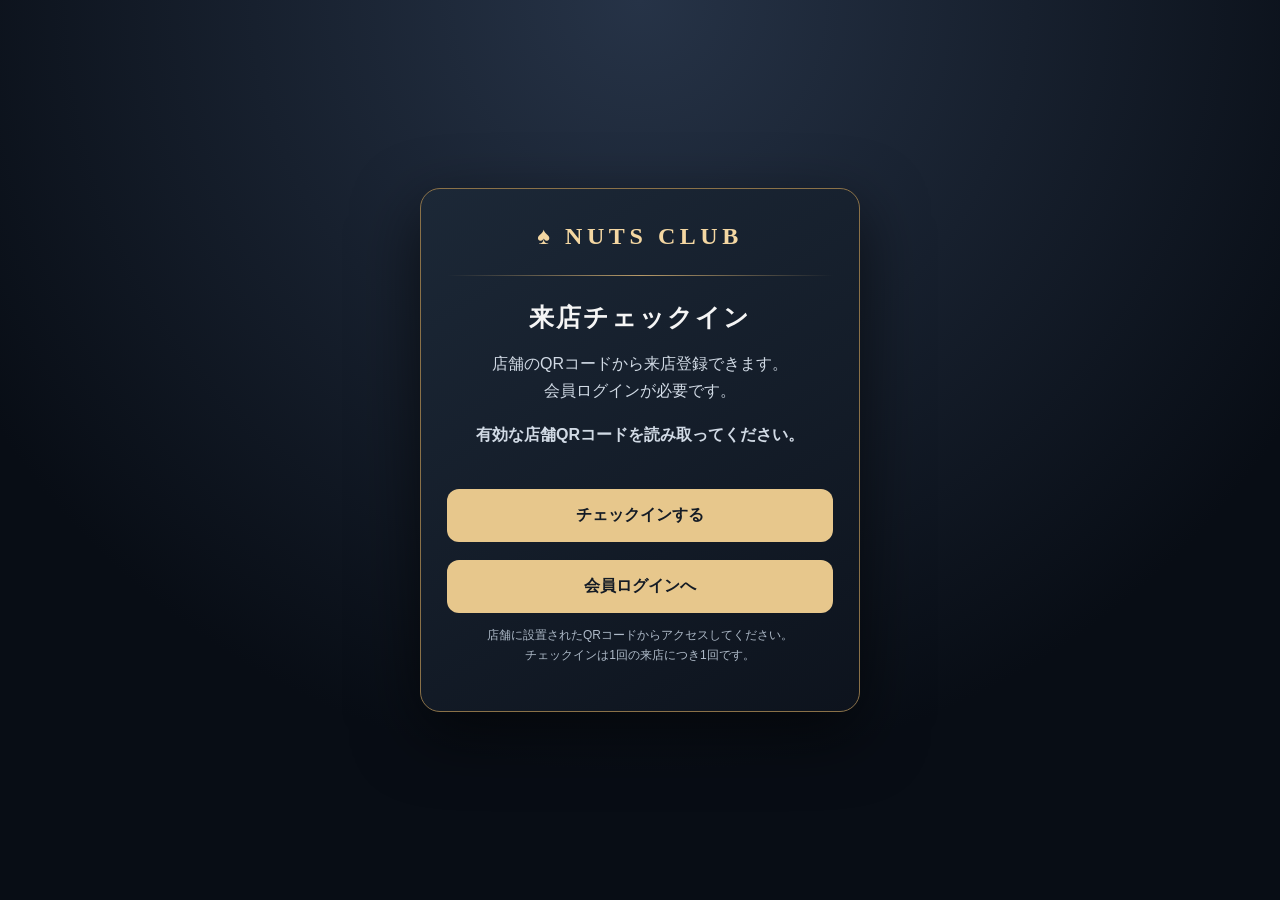
<file: checkin.html>
<!doctype html><html lang="ja"><head><meta charset="utf-8"><meta name="viewport" content="width=device-width,initial-scale=1"><meta name="theme-color" content="#0b111a"><title>来店チェックイン | NUTS CLUB</title><style>*{box-sizing:border-box}body{margin:0;min-height:100dvh;display:grid;place-items:center;background:radial-gradient(circle at top,#263347,#080d15 70%);color:#f5f5f5;font-family:-apple-system,BlinkMacSystemFont,"Segoe UI",sans-serif;padding:22px}.card{width:min(100%,440px);border:1px solid #8a7148;border-radius:20px;padding:34px 26px;background:linear-gradient(150deg,#1c2837,#0d131d);box-shadow:0 22px 65px #0009}.brand{font:700 24px Georgia,serif;letter-spacing:.19em;color:#f4d7a2;text-align:center}.line{height:1px;background:linear-gradient(90deg,transparent,#b79a68,transparent);margin:25px 0}h1{text-align:center;font-size:25px;letter-spacing:.08em}p{color:#d1dae5;line-height:1.7;text-align:center}button,a.action{display:block;width:100%;border:0;border-radius:12px;padding:16px;margin:18px 0 0;background:#e7c78c;color:#141b25;font-size:16px;font-weight:800;text-align:center;text-decoration:none;cursor:pointer}button:disabled{opacity:.6;cursor:wait}.small{font-size:12px;color:#aebac8}#status{min-height:50px;font-weight:700}a{color:#f5d6a2}</style></head><body><main class="card"><div class="brand">♠ NUTS CLUB</div><div class="line"></div><h1>来店チェックイン</h1><p>店舗のQRコードから来店登録できます。<br>会員ログインが必要です。</p><p id="status" role="status" aria-live="polite">ログイン状態を確認しています…</p><button id="check" hidden>チェックインする</button><a class="action" id="login" href="/member.html" hidden>会員ログインへ</a><p class="small">店舗に設置されたQRコードからアクセスしてください。<br>チェックインは1回の来店につき1回です。</p></main><script>
(function(){
 const params=new URLSearchParams(location.search);
 const code=params.get('code');
 const status=document.getElementById('status'),btn=document.getElementById('check'),login=document.getElementById('login');
 let session;try{session=JSON.parse(localStorage.getItem('nuts_session')||'{}')}catch(e){}
 if(!code){status.textContent='有効な店舗QRコードを読み取ってください。';return}
 if(!session?.access_token){status.textContent='会員ログイン後、もう一度QRコードを読み取ってください。';login.hidden=false;return}
 status.textContent='会員情報を確認できました。下のボタンで来店登録してください。';btn.hidden=false;
 btn.addEventListener('click',async()=>{
  btn.disabled=true;status.textContent='チェックイン中…';
  try{
   const res=await fetch('https://ixjnfzgkohmkukxqsfts.supabase.co/rest/v1/rpc/nuts_member_self_checkin',{method:'POST',headers:{'Content-Type':'application/json',apikey:'sb_publishable_A9lCkz5EUwXYsuFiiV-p3Q__yveeQQr',Authorization:'Bearer '+session.access_token},body:JSON.stringify({p_code:code})});
   const data=await res.json().catch(()=>null);
   if(!res.ok)throw Error(res.status===401?'ログイン期限が切れています。会員アプリで再ログインしてください。':(data?.message||'チェックインできませんでした'));
   if(data==='checked_in'){status.textContent='✓ チェックイン完了！ご来店ありがとうございます。';btn.hidden=true}
   else if(data==='already_checked_in'){status.textContent='✓ すでにチェックイン済みです。';btn.hidden=true}
   else throw Error('確認できない応答です');
  }catch(e){status.textContent=e.message;btn.disabled=false}
 });
})();
</script></body></html>
</file>
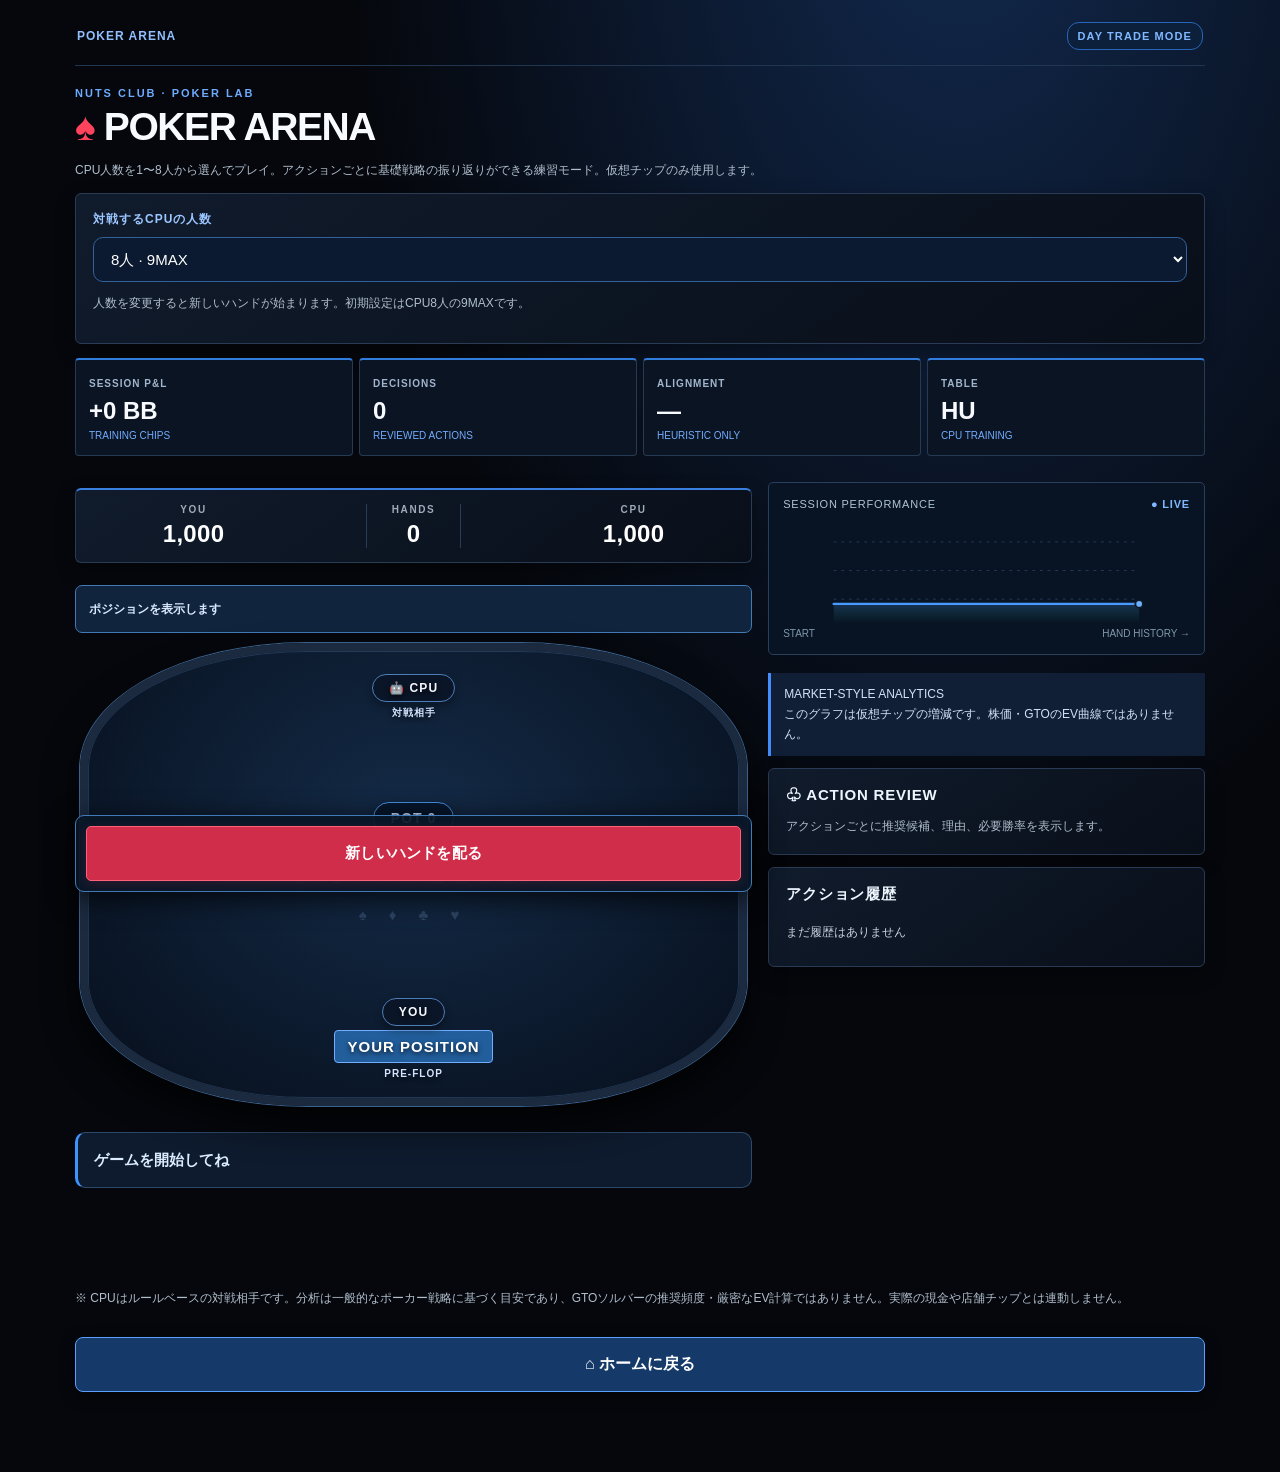
<file: poker-arena.html>
<!doctype html><html lang="ja"><head><meta charset="utf-8"><meta name="viewport" content="width=device-width,initial-scale=1,viewport-fit=cover"><meta name="theme-color" content="#0c1118"><title>POKER ARENA | NUTS CLUB</title><style>
*{box-sizing:border-box}body{margin:0;background:#0b1017;color:#f2f3f7;font:15px -apple-system,BlinkMacSystemFont,"Helvetica Neue",sans-serif}main{max-width:650px;margin:auto;padding:16px 15px 45px}a{color:#f0c877;text-decoration:none}.top{display:flex;align-items:center;justify-content:space-between;margin-bottom:18px}.eyebrow{color:#dfb869;font-size:11px;letter-spacing:2px}h1{font-size:27px;color:#f3dfb1;margin:8px 0 5px}h2{font-size:18px;color:#f3d58f}.muted{color:#a8b3c0;font-size:12px;line-height:1.65}.panel{background:linear-gradient(145deg,#1a2430,#111923);border:1px solid #334456;border-radius:17px;padding:17px;margin:12px 0}.felt{background:radial-gradient(ellipse at center,#12544b,#0a2c30 72%);border:9px solid #302b25;border-radius:46% / 35%;min-height:325px;display:flex;flex-direction:column;justify-content:space-between;align-items:center;padding:16px 8px;box-shadow:inset 0 0 0 2px #a3834c,0 12px 24px #0008}.seat{text-align:center}.seat strong{display:block}.seat small{color:#d4e0dc}.cards{display:flex;justify-content:center;gap:5px;min-height:75px;align-items:center}.card{width:48px;height:69px;background:#f9f6ef;color:#161b22;border-radius:7px;display:flex;flex-direction:column;align-items:center;justify-content:center;font-weight:800;font-size:24px;box-shadow:0 3px 5px #0007}.red{color:#c7353c}.back{background:repeating-linear-gradient(45deg,#172536,#172536 5px,#a17c46 6px,#a17c46 8px);border:2px solid #e6c78c;color:transparent}.board .card{width:42px;height:62px;font-size:20px}.pot{font-weight:800;color:#ffe1a0;font-size:16px}.status{padding:12px;border-radius:10px;background:#1c2b39;margin:12px 0;line-height:1.6}.actions{display:grid;grid-template-columns:repeat(2,1fr);gap:9px}button{cursor:pointer;border:1px solid #526477;border-radius:10px;padding:14px 10px;background:#263544;color:#fff;font-size:15px;font-weight:700}button:disabled{opacity:.35}button.primary{background:linear-gradient(135deg,#ffe0a0,#d9a955);border-color:#e5bf75;color:#131b23}.log{max-height:165px;overflow:auto;color:#c7d0dc;font-size:12px;line-height:1.9}.tag{display:inline-block;background:#263344;border-radius:12px;padding:4px 9px;font-size:11px;color:#f3d38b}.review{border-left:3px solid #e4ba6b;padding:10px 12px;margin:10px 0;background:#202b38;line-height:1.7}.score{display:flex;justify-content:space-between;gap:10px}.score b{color:#f2cf85;font-size:19px}.danger{color:#f4a1a1}@media(max-width:380px){.card{width:42px;height:62px}.board .card{width:37px;height:55px}}</style><style>
:root{color-scheme:dark;--gold:#eac276;--line:#354353;--ink:#f3f5f9}body{background:radial-gradient(ellipse at 50% -20%,#26334a 0%,transparent 55%),linear-gradient(180deg,#080d15,#0d131c 45%,#090e16);min-height:100vh}main{max-width:740px;padding:18px 14px 60px}.top{border-bottom:1px solid #2a3443;padding:4px 2px 15px;margin-bottom:21px}.top a{font-weight:700;font-size:13px}.eyebrow{font-weight:800;color:#eac276}h1{font-family:Georgia,'Times New Roman',serif;font-size:clamp(31px,8vw,45px);letter-spacing:1.8px;margin:6px 0;text-shadow:0 4px 20px #000a}h1:first-letter{color:var(--gold)}h2{font-size:15px;letter-spacing:.8px;text-transform:uppercase}.tag{border:1px solid #7e643b;background:linear-gradient(130deg,#27271e,#141d29);font-weight:800;letter-spacing:1.1px;color:#f4d695;padding:7px 10px}.panel{background:linear-gradient(145deg,#182331,#0d1622);border:1px solid #364353;border-radius:17px;box-shadow:0 10px 35px #0005,inset 0 1px #ffffff0a}.score{margin:18px 0 22px;padding:14px 21px;align-items:center;text-align:center}.score>div{font-size:10px;font-weight:800;color:#9fabb9;letter-spacing:1.6px}.score b{display:block;font-family:Georgia,serif;color:#f7d99b;font-size:26px;margin-top:5px;letter-spacing:.3px}.score>div:nth-child(2){border-left:1px solid #364251;border-right:1px solid #364251;padding:0 25px}.felt{position:relative;isolation:isolate;min-height:405px;background:radial-gradient(ellipse at 48% 47%,#176c5b 0%,#0c473f 43%,#052923 78%,#04201c 100%);border:11px solid #33261b;border-radius:45% / 33%;box-shadow:0 0 0 2px #b58a4c,0 0 0 7px #15191e,0 20px 45px #000b,inset 0 0 0 2px #d6ae6955,inset 0 0 55px #0008;padding:23px 9px 19px;margin:10px 5px 26px}.felt:before{content:'NUTS CLUB';position:absolute;left:50%;top:50%;transform:translate(-50%,-50%);font-family:Georgia,serif;font-size:clamp(25px,7vw,42px);font-weight:900;letter-spacing:5px;color:#d9bd8540;text-shadow:0 2px 1px #0005;white-space:nowrap;pointer-events:none;z-index:-1}.felt:after{content:'♠   ♦   ♣   ♥';position:absolute;top:57%;left:50%;transform:translateX(-50%);font-size:15px;letter-spacing:9px;color:#e9d9a32b;pointer-events:none}.seat{position:relative;z-index:1;text-shadow:0 2px 5px #000b}.seat strong{font-size:12px;letter-spacing:1.2px;background:#0d1928dc;border:1px solid #d0a65b7d;border-radius:20px;padding:6px 16px;display:inline-block;box-shadow:0 4px 9px #0005}.seat small{display:block;margin-top:4px;font-size:10px;font-weight:700;letter-spacing:1px;color:#d4e4df}.cards{gap:7px;min-height:82px}.card{width:53px;height:76px;border:1px solid #fff;box-shadow:0 5px 12px #0008,inset 0 0 0 2px #e1ddd5;border-radius:8px;font-family:Georgia,serif;font-size:27px;letter-spacing:-1px;transform:rotate(-1deg)}.card:nth-child(2n){transform:rotate(2deg)}.card.red{color:#ce3342}.back{background:repeating-linear-gradient(45deg,#13233a 0,#13233a 6px,#a17a40 7px,#a17a40 9px);border:3px solid #e7d6b1;box-shadow:0 5px 12px #0009,inset 0 0 0 2px #0c1725}.board .card{width:45px;height:65px;font-size:23px}.pot{background:#081a1bde;color:#ffdd9a;border:1px solid #d9b56b8c;border-radius:22px;padding:7px 17px;display:inline-block;font-size:14px;box-shadow:0 5px 13px #0006;letter-spacing:1px}.status{background:linear-gradient(100deg,#1a293a,#111b28);border:1px solid #405167;border-left:3px solid #e6bd72;border-radius:10px;color:#e9eff6;font-weight:600;line-height:1.7;padding:14px 16px}.actions{grid-template-columns:repeat(3,minmax(0,1fr));gap:8px}.actions button{min-height:60px;padding:10px 5px;font-size:13px;letter-spacing:.2px;border-radius:12px;background:linear-gradient(145deg,#27384c,#1b2838);border:1px solid #52657a;box-shadow:0 5px 12px #0005}.actions button.primary{background:linear-gradient(140deg,#ffe8ad,#d8a657);border-color:#f1cf89;color:#17202a;box-shadow:0 6px 15px #b88a3b33}.actions button:active{transform:scale(.97)}.actions button:disabled{opacity:.32}.actions button:only-child{grid-column:1/-1;font-size:15px}.review{border-left:3px solid #f2c878;background:linear-gradient(100deg,#233447,#172332);border-radius:0 9px 9px 0}.review strong{color:#ffdb93}.log{padding:4px 0;line-height:2.1}.log>div{border-bottom:1px solid #ffffff0c;padding:2px 0}.muted{color:#b0becc}.panel h2{margin:0 0 12px}@media(max-width:390px){.felt{min-height:360px;border-width:8px}.card{width:46px;height:68px}.board .card{width:38px;height:57px}.actions button{font-size:12px}.score>div:nth-child(2){padding:0 16px}}
</style><style>.arena-settings label{display:block;color:#e9c77f;font-size:12px;font-weight:800;letter-spacing:1px;margin-bottom:9px}.arena-settings select{width:100%;padding:12px 13px;border:1px solid #53677c;background:#142235;color:#fff;border-radius:10px;font-size:15px}.opponent-seats{position:absolute;inset:0;pointer-events:none;z-index:2}.cpu-seat{position:absolute;transform:translate(-50%,-50%);min-width:58px;text-align:center;padding:5px 4px;border:1px solid #a58a55;border-radius:9px;background:#111e2deb;box-shadow:0 4px 8px #0009;color:#f4f7fb;font-size:10px}.cpu-seat small{display:block;color:#f3ce86;font-size:9px}.cpu-seat.folded{opacity:.4}.cpu-seat .mini{font-size:11px;color:#d6e2f0}.felt>.seat:first-of-type{display:none}.felt{min-height:460px}.cpu-seat:nth-child(1){left:17%;top:20%}.cpu-seat:nth-child(2){left:37%;top:8%}.cpu-seat:nth-child(3){left:63%;top:8%}.cpu-seat:nth-child(4){left:83%;top:20%}.cpu-seat:nth-child(5){left:95%;top:47%}.cpu-seat:nth-child(6){left:83%;top:75%}.cpu-seat:nth-child(7){left:17%;top:75%}.cpu-seat:nth-child(8){left:5%;top:47%}.felt>.seat:last-of-type{z-index:3}.felt>.seat:nth-last-child(2){z-index:1}@media(max-width:420px){.felt{min-height:400px}.cpu-seat{min-width:48px;font-size:9px;padding:4px 2px}.cpu-seat small{font-size:8px}}</style><style>
/* NUTS TERMINAL — market workstation visual language */
:root{--terminal:#080d13;--surface:#101923;--border:#283949;--positive:#37d6a0;--negative:#fa697c;--amber:#f0c878}
body{background:radial-gradient(ellipse at 80% 0%,#10283b 0%,transparent 45%),#080d13;font-family:Inter,-apple-system,BlinkMacSystemFont,"Segoe UI",sans-serif}
main{max-width:1120px;padding:18px clamp(12px,3vw,30px) 70px}
h1{font-family:Inter,-apple-system,BlinkMacSystemFont,sans-serif;font-weight:900;font-size:clamp(27px,4vw,39px);letter-spacing:-1.4px;color:#f2f6fb}
h1:first-letter{color:#42dcb0}
.eyebrow{color:#42dcb0}.tag{color:#42dcb0;border-color:#26795e;background:#102c2b}
.panel{border-radius:10px;background:linear-gradient(155deg,#111d2a,#0b131e);border:1px solid #2b3e4e;box-shadow:0 8px 25px #0004}
.panel h2{color:#e6edf6}.score{justify-content:space-around}
.score b{font-family:Inter,sans-serif;color:#f4f7fb;font-size:24px;font-variant-numeric:tabular-nums}
.score>div:first-child b{color:#39d9a5}
.felt{border-radius:30% / 25%;border:8px solid #1b2c35;background:radial-gradient(ellipse at center,#134e4a,#0b3538 70%,#09262e);box-shadow:0 0 0 1px #3e6271,0 18px 35px #0009,inset 0 0 0 1px #5aaea34f}
.felt:before{content:'NUTS • TRADING FLOOR';font-family:Inter,sans-serif;font-size:clamp(16px,3vw,25px);letter-spacing:2px;color:#73c7b73b}
.pot{border-color:#2a987c;color:#4ae3b4;background:#091b22}
.actions button{border-radius:7px;background:#172737;border-color:#39536a;box-shadow:none}
.actions button.primary{background:#1f977a;color:#fff;border-color:#38d6a7;box-shadow:0 3px 12px #20b18b22}
.actions button:hover:not(:disabled){border-color:#56dcb8}
.status{border-left-color:#40d6aa}
.review{border-left-color:#36d9ab;background:#12252b}
.review strong{color:#4be2b7}
.arena-terminal{display:grid;grid-template-columns:repeat(4,minmax(0,1fr));gap:9px;margin:14px 0}
.terminal-kpi{padding:13px;border:1px solid #293f50;background:#0f1b27;border-radius:8px;min-width:0}
.terminal-kpi span{font-size:10px;color:#91a7b7;letter-spacing:1px;font-weight:800}
.terminal-kpi strong{display:block;font-size:clamp(16px,2.7vw,24px);color:#f2f5fa;font-variant-numeric:tabular-nums;margin-top:7px}
.terminal-kpi small{color:#50d6a8;font-size:10px}
.terminal-layout{display:grid;grid-template-columns:minmax(0,1.55fr) minmax(270px,1fr);gap:16px;align-items:start}
.terminal-right .panel:first-child{margin-top:0}
.terminal-chart{margin:12px 0 18px;padding:15px 14px;border:1px solid #293d4d;border-radius:9px;background:linear-gradient(180deg,#0d1b29,#0b141e)}
.terminal-chart-header{display:flex;justify-content:space-between;align-items:center;margin-bottom:8px;font-size:11px;color:#b0c4d1;letter-spacing:.8px}
.terminal-chart-header b{color:#42d9a7}
.terminal-chart svg{width:100%;height:105px;display:block}
.terminal-chart .gridline{stroke:#274052;stroke-width:.8;stroke-dasharray:3 5}
.terminal-chart .chartline{fill:none;stroke:#35d9a7;stroke-width:2.5;stroke-linecap:round;stroke-linejoin:round}
.terminal-chart .chartfill{fill:url(#terminalArea)}
.terminal-chart .marker{fill:#48e6b6;stroke:#0c1a25;stroke-width:2}
.terminal-chart-foot{display:flex;justify-content:space-between;color:#7f98a9;font-size:10px;margin-top:5px}
.terminal-hint{border-left:3px solid #43d5a9;background:#11262b;padding:11px 13px;margin-bottom:12px;font-size:12px;color:#c3d7de;line-height:1.7}
@media(max-width:750px){.terminal-layout{display:block}.arena-terminal{grid-template-columns:repeat(2,1fr)}.terminal-right{margin-top:14px}.felt{margin:8px 5px 23px}}
</style>
<style>
/* DAY TRADER / black red white blue */
:root{--terminal:#05070c;--surface:#0c1320;--border:#25374f;--positive:#4d99ff;--negative:#ff435d;--amber:#f4f7ff;--gold:#e8efff;--line:#263d5c;--ink:#f4f8ff}
body{background:radial-gradient(ellipse at 75% -12%,#122a50 0%,transparent 46%),#05070c;color:#f3f7ff}
main{max-width:1190px}
.top{border-color:#203650}.top a{color:#a7c9ff}
.eyebrow{color:#6dabff}h1,h1:first-letter{color:#f7faff;text-shadow:none}h1:first-letter{color:#ff435d}
h2,.panel h2{color:#edf5ff}
.tag{background:#0c203b;border:1px solid #2766b6;color:#80b8ff}
.panel{background:linear-gradient(145deg,#101b2c,#090f19);border:1px solid #2a3c55;border-radius:6px;box-shadow:0 7px 20px #0005}
.arena-terminal{gap:6px}.terminal-kpi{background:#0b1422;border:1px solid #263a53;border-radius:4px;border-top:2px solid #317ddd}
.terminal-kpi span{color:#a1b6ce}.terminal-kpi strong{color:#f7faff}.terminal-kpi small{color:#72adff}
.score{border-top:2px solid #397fe1}.score b,.score>div:first-child b{color:#fff}.score>div:nth-child(2){border-color:#283d58}
.felt{background:radial-gradient(ellipse at 50% 40%,#142b48,#0b182a 67%,#070e1b);border:8px solid #1c2a40;border-radius:34% / 27%;box-shadow:0 0 0 1px #39618d,0 18px 35px #000b,inset 0 0 0 1px #5a8ec844}
.felt:before{content:'NUTS / TRADE DESK';color:#8abaff32}
.felt:after{color:#9fc9ff33}
.seat strong{background:#0a1526ed;border-color:#4c7db8;color:#f5f8ff}
.seat small{color:#d3e3ff}
.cpu-seat{background:#0b1424f2;border:1px solid #3b608c;border-radius:5px;color:#f5f8ff}
.cpu-seat small{color:#9bc6ff}.cpu-seat .mini{color:#f5f9ff;font-weight:700}
.cpu-seat.folded{border-color:#ad3a50}.cpu-seat.folded .mini{color:#ff6b80}
.pot{background:#07162b;border-color:#478de0;color:#c4ddff}
.card{border-color:#e8f1ff}.card.red{color:#e12b48}.back{background:repeating-linear-gradient(45deg,#0c2342 0,#0c2342 6px,#4b84d4 7px,#4b84d4 9px);border-color:#a6cbff}
.status{background:#0e1b2e;border-color:#2d4969;border-left:3px solid #3e94ff}
.actions button{background:#10233e;border-color:#32619a;color:#e8f2ff;border-radius:5px}
.actions button.primary{background:#cf2d49;border-color:#ff617b;color:white;box-shadow:0 3px 12px #f42f5429}
.actions button:hover:not(:disabled){border-color:#7db6ff}
.arena-settings label{color:#9bc6ff}.arena-settings select{background:#0b1a30;border-color:#32619a}
.terminal-chart{background:#081424;border-color:#293f5e;border-radius:5px}
.terminal-chart-header b{color:#80b8ff}.terminal-chart .gridline{stroke:#284464}.terminal-chart .chartline{stroke:#489aff}
.terminal-chart .chartfill{fill:url(#terminalArea)}.terminal-chart .marker{fill:#6eaeff}
.terminal-hint{border-left-color:#438fff;background:#101f35;color:#d1e2f7}
.review{border-left-color:#448ef3;background:#111f33}.review strong{color:#9bc6ff}
.log>div{border-color:#ffffff13}
</style><style>#review .review{padding:14px;border-left-width:4px;background:#0c1728;border-radius:4px;margin:12px 0}#review .review-good{border-left-color:#428fff}#review .review-alert{border-left-color:#ff526d;background:#20111d}#review .review-heading{display:block;color:#a9ceff;margin-bottom:9px}#review .review-alert .review-heading{color:#ff7b8d}#review .review-decision{display:flex;flex-wrap:wrap;gap:8px;margin:8px 0 12px}#review .review-decision span{padding:5px 9px;border-radius:4px;font-size:12px;font-weight:800}#review .review-chosen{color:white;background:#27364c}#review .review-recommended{color:#b9d8ff;background:#12375e;border:1px solid #438de4}#review .review-metric{color:white;font-weight:800;margin:7px 0}#review .review-strength{color:#95c3ff;font-weight:700}#review .review-strategy{color:#f2f7ff;padding:9px;margin:9px 0;background:#152942;border-left:2px solid #5fa5ff}#review .review-disclaimer{color:#8798af;font-size:10px}</style><style>.top .home-nav{display:inline-flex;align-items:center;justify-content:center;gap:6px;padding:10px 13px;border:1px solid #428fff;background:#102c50;color:#e9f4ff;border-radius:5px;font-size:13px;font-weight:800;box-shadow:0 0 0 1px #3a8cff22}.top .home-nav:hover{background:#1c4678}</style><style>.home-top-label{font-size:12px;font-weight:800;letter-spacing:1px;color:#91bfff}.bottom-home-nav{margin:28px 0 10px;padding-bottom:env(safe-area-inset-bottom)}.bottom-home-nav a{display:block;width:100%;text-align:center;background:#153a69;border:1px solid #5a9fff;border-radius:8px;padding:16px;color:white;font-weight:800;font-size:16px;box-shadow:0 4px 16px #0007}.bottom-home-nav a:active{background:#23518a}</style><style>.my-position{display:block;margin:5px auto;padding:5px 10px;width:max-content;background:#245c9d;border:1px solid #72adff;border-radius:4px;color:white!important;font-size:12px;font-weight:900}.cpu-seat>div:first-child{color:#a9d1ff;font-weight:900}.terminal-left{min-width:0}.actions{position:sticky;bottom:8px;z-index:20;background:#091727ee;border:1px solid #417ab8;border-radius:9px;padding:10px;box-shadow:0 6px 28px #000c;grid-template-columns:repeat(3,minmax(0,1fr))}.actions button{min-height:55px;padding:12px 5px;font-size:14px}.actions button:first-child:last-child{grid-column:1/-1}.terminal-left .status{font-weight:700;color:#dcecff}@media(max-width:520px){.actions{bottom:calc(8px + env(safe-area-inset-bottom));gap:5px;padding:7px}.actions button{font-size:12px;padding:12px 2px}}</style><style>.position-guide{margin:10px 0;padding:12px 13px;border:1px solid #4379b5;border-radius:7px;background:#10243d;color:#d9eaff;font-size:12px;font-weight:700;line-height:1.9}.cpu-seat{min-width:70px!important;padding:7px 5px!important}.cpu-seat .seat-pos{font-size:15px;font-weight:900;color:#fff;background:#245c9d;border:1px solid #6ca7f2;border-radius:4px;padding:3px 5px;margin-bottom:4px}.cpu-seat .seat-name{font-size:10px;color:#a7c6e9}.cpu-seat.folded .seat-pos{background:#503142}.my-position{font-size:15px!important;background:#225e9c!important;padding:7px 12px!important}@media(max-width:520px){.cpu-seat{min-width:52px!important;padding:4px 2px!important}.cpu-seat .seat-pos{font-size:11px;padding:2px}.cpu-seat .seat-name{font-size:9px}.position-guide{font-size:11px}}</style></head><body><main><div class="top"><span class="home-top-label">POKER ARENA</span><span class="tag">DAY TRADE MODE</span></div><div class="eyebrow">NUTS CLUB · POKER LAB</div><h1>♠ POKER ARENA</h1><p class="muted">CPU人数を1〜8人から選んでプレイ。アクションごとに基礎戦略の振り返りができる練習モード。仮想チップのみ使用します。</p><div class="panel arena-settings"><label for="cpuCount">対戦するCPUの人数</label><select id="cpuCount"><option value="1">1人 · ヘッズアップ</option><option value="2">2人 · 3人卓</option><option value="3">3人 · 4人卓</option><option value="4">4人 · 5人卓</option><option value="5">5人 · 6MAX</option><option value="6">6人 · 7人卓</option><option value="7">7人 · 8人卓</option><option value="8" selected>8人 · 9MAX</option></select><p class="muted">人数を変更すると新しいハンドが始まります。初期設定はCPU8人の9MAXです。</p></div><div class="arena-terminal"><div class="terminal-kpi"><span>SESSION P&L</span><strong id="terminalPnl">+0 BB</strong><small>TRAINING CHIPS</small></div><div class="terminal-kpi"><span>DECISIONS</span><strong id="terminalDecisions">0</strong><small>REVIEWED ACTIONS</small></div><div class="terminal-kpi"><span>ALIGNMENT</span><strong id="terminalAccuracy">—</strong><small>HEURISTIC ONLY</small></div><div class="terminal-kpi"><span>TABLE</span><strong id="terminalTable">HU</strong><small>CPU TRAINING</small></div></div><div class="terminal-layout"><div class="terminal-left"><div class="score panel"><div>YOU<br><b id="meStack">1,000</b></div><div>HANDS<br><b id="hands">0</b></div><div>CPU<br><b id="cpuStack">1,000</b></div></div><div class="position-guide" id="positionGuide" aria-label="各プレイヤーのポジション">ポジションを表示します</div><div class="felt"><div id="opponentSeats" class="opponent-seats"></div><div class="seat"><strong>🤖 CPU</strong><small id="cpuText">対戦相手</small><div class="cards" id="cpuCards"></div></div><div class="seat"><div class="pot" id="pot">POT 0</div><div class="cards board" id="board"></div></div><div class="seat"><div class="cards" id="myCards"></div><strong>YOU</strong><small id="myPosition" class="my-position">YOUR POSITION</small><small id="stage">PRE-FLOP</small></div></div><div id="status" class="status">ゲームを開始してね</div><div class="actions" id="actions" aria-label="プレイヤーのアクションボタン"><button class="primary" id="start">新しいハンドを配る</button></div></div><div class="terminal-right"><div class="terminal-chart"><div class="terminal-chart-header"><span>SESSION PERFORMANCE</span><b id="terminalTrend">● LIVE</b></div><svg id="terminalSvg" viewBox="0 0 320 110" role="img" aria-label="トレーニングチップ残高の推移"><defs><linearGradient id="terminalArea" x1="0" y1="0" x2="0" y2="1"><stop offset="0" stop-color="#4d99ff" stop-opacity=".22"/><stop offset="1" stop-color="#36d6a6" stop-opacity="0"/></linearGradient></defs><path class="gridline" d="M0 25H320 M0 55H320 M0 85H320"/><path id="terminalAreaPath" class="chartfill" d="M0 90 L320 90 L320 110 L0 110Z"/><path id="terminalLine" class="chartline" d="M0 90 L320 90"/><circle id="terminalDot" class="marker" cx="320" cy="90" r="4"/></svg><div class="terminal-chart-foot"><span>START</span><span>HAND HISTORY →</span></div></div><div class="terminal-hint">MARKET-STYLE ANALYTICS<br>このグラフは仮想チップの増減です。株価・GTOのEV曲線ではありません。</div><section class="panel"><h2>♧ ACTION REVIEW</h2><div id="review" class="muted">アクションごとに推奨候補、理由、必要勝率を表示します。</div></section><section class="panel"><h2>アクション履歴</h2><div id="log" class="log">まだ履歴はありません</div></section></div></div><p class="muted">※ CPUはルールベースの対戦相手です。分析は一般的なポーカー戦略に基づく目安であり、GTOソルバーの推奨頻度・厳密なEV計算ではありません。実際の現金や店舗チップとは連動しません。</p><nav class="bottom-home-nav"><a href="/member.html">⌂ ホームに戻る</a></nav></main><script src="/poker-arena.js?v=12"></script></body></html>
</file>
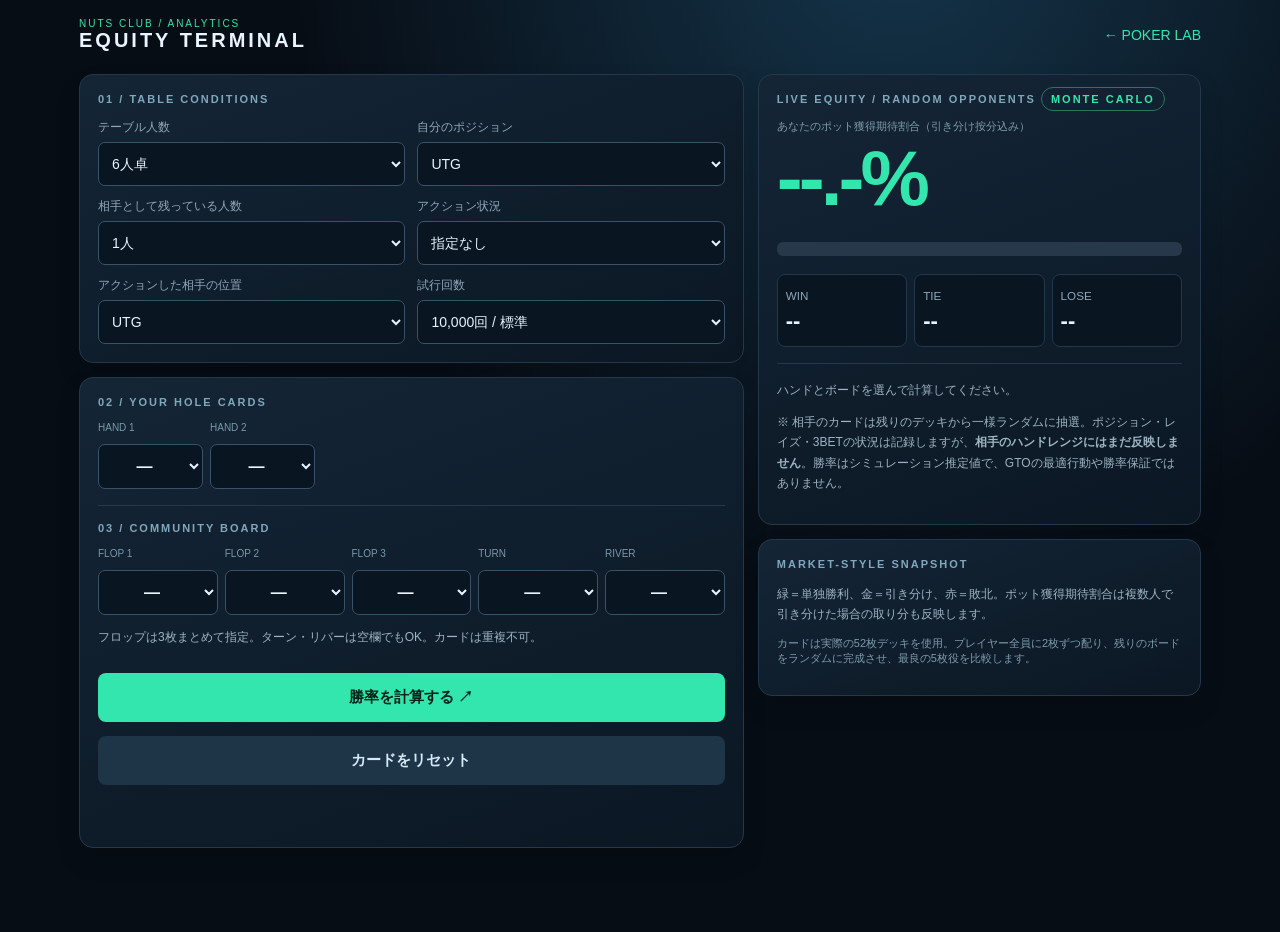
<file: poker-equity.html>
<!doctype html><html lang="ja"><head><meta charset="utf-8"><meta name="viewport" content="width=device-width,initial-scale=1,viewport-fit=cover"><meta name="theme-color" content="#080f18"><title>NUTS EQUITY TERMINAL</title><style>
:root{color-scheme:dark;--bg:#070d15;--panel:#111e2c;--line:#24384b;--green:#33e6ad;--muted:#90a7b9;--gold:#e8bd6a}*{box-sizing:border-box}body{margin:0;background:radial-gradient(ellipse at 70% -10%,#15354b 0,transparent 48%),var(--bg);color:#eaf4ff;font:14px -apple-system,BlinkMacSystemFont,"Helvetica Neue",sans-serif}main{max-width:1150px;margin:auto;padding:18px 14px 70px}header{display:flex;justify-content:space-between;align-items:center;gap:12px;margin-bottom:22px}a{color:var(--green);text-decoration:none}.brand{font-weight:900;letter-spacing:3px;font-size:20px}.tag{font-size:10px;letter-spacing:2px;color:var(--green)}.layout{display:grid;grid-template-columns:minmax(0,1.2fr) minmax(290px,.8fr);gap:14px}@media(max-width:800px){.layout{grid-template-columns:1fr}}.panel{border:1px solid var(--line);background:linear-gradient(160deg,#142536,#0b1723);border-radius:14px;padding:18px;margin-bottom:14px;box-shadow:0 12px 25px #0002}.section{font-size:11px;letter-spacing:2px;color:#80a7bc;margin-bottom:14px;font-weight:700}.fields{display:grid;grid-template-columns:repeat(2,minmax(0,1fr));gap:12px}label{display:block;color:var(--muted);font-size:12px}select{width:100%;margin-top:6px;padding:12px 9px;background:#091521;border:1px solid #385268;border-radius:7px;color:#eaf4ff;font-size:14px}select:focus{outline:2px solid var(--green)}.cards{display:grid;grid-template-columns:repeat(5,minmax(0,1fr));gap:7px}.cards.hole{grid-template-columns:repeat(2,minmax(0,105px))}.slot{min-width:0}.slot small{display:block;color:#7999aa;font-size:10px;margin-bottom:5px}.slot select{font-weight:800;font-size:16px;padding:12px 3px;text-align:center}.hero{font-size:clamp(48px,8vw,78px);letter-spacing:-4px;font-weight:800;color:var(--green);line-height:1.15}.bar{height:14px;border-radius:6px;overflow:hidden;display:flex;background:#26384a;margin:18px 0}.bar span{height:100%}.metrics{display:grid;grid-template-columns:repeat(3,1fr);gap:7px}.metric{padding:12px 8px;background:#091521;border:1px solid #21384a;border-radius:8px}.metric b{font-size:22px;display:block;margin-top:5px}.metric small{color:var(--muted)}button{border:0;background:var(--green);color:#062018;font-size:15px;font-weight:800;padding:15px 18px;border-radius:8px;cursor:pointer;width:100%;margin-top:14px}button:disabled{opacity:.45}button.secondary{background:#1e3447;color:#d6eaf6}.note{font-size:12px;color:#9eb4c2;line-height:1.7}.status{font-family:monospace;color:var(--gold);font-size:12px;min-height:20px}.pill{font-size:11px;color:var(--green);border:1px solid #28775e;border-radius:20px;padding:5px 9px}.divider{border-top:1px solid var(--line);margin:16px 0}.tiny{font-size:11px;color:#7d9cac}h1{margin:4px 0 0;font-size:clamp(20px,3vw,28px)}
</style></head><body><main><header><div><div class="tag">NUTS CLUB / ANALYTICS</div><div class="brand">EQUITY TERMINAL</div></div><a href="/member.html?design=12#lab">← POKER LAB</a></header><div class="layout"><div><section class="panel"><div class="section">01 / TABLE CONDITIONS</div><div class="fields"><label>テーブル人数<select id="players"></select></label><label>自分のポジション<select id="position"></select></label><label>相手として残っている人数<select id="opponents"></select></label><label>アクション状況<select id="action"><option value="none">指定なし</option><option value="rfi">自分がオープンレイズ</option><option value="face-open">相手がオープンレイズ</option><option value="face-3bet">相手から3BET</option><option value="face-4bet">相手から4BET</option></select></label><label>アクションした相手の位置<select id="villain"></select></label><label>試行回数<select id="trials"><option value="3000">3,000回 / 高速</option><option value="10000" selected>10,000回 / 標準</option><option value="30000">30,000回 / 高精度</option></select></label></div></section><section class="panel"><div class="section">02 / YOUR HOLE CARDS</div><div id="hole" class="cards hole"></div><div class="divider"></div><div class="section">03 / COMMUNITY BOARD</div><div id="board" class="cards"></div><p class="note">フロップは3枚まとめて指定。ターン・リバーは空欄でもOK。カードは重複不可。</p><button id="run">勝率を計算する ↗</button><button class="secondary" id="clear">カードをリセット</button><p id="status" class="status" role="status"></p></section></div><div><section class="panel"><div class="section">LIVE EQUITY / RANDOM OPPONENTS <span class="pill">MONTE CARLO</span></div><div class="tiny">あなたのポット獲得期待割合（引き分け按分込み）</div><div class="hero" id="equity">--.-%</div><div class="bar"><span id="winbar" style="background:#33e6ad;width:0%"></span><span id="tiebar" style="background:#e8bd6a;width:0%"></span><span id="losebar" style="background:#d35b66;width:0%"></span></div><div class="metrics"><div class="metric"><small>WIN</small><b id="win">--</b></div><div class="metric"><small>TIE</small><b id="tie">--</b></div><div class="metric"><small>LOSE</small><b id="lose">--</b></div></div><div class="divider"></div><p id="scenario" class="note">ハンドとボードを選んで計算してください。</p><p class="note">※ 相手のカードは残りのデッキから一様ランダムに抽選。ポジション・レイズ・3BETの状況は記録しますが、<strong>相手のハンドレンジにはまだ反映しません</strong>。勝率はシミュレーション推定値で、GTOの最適行動や勝率保証ではありません。</p></section><section class="panel"><div class="section">MARKET-STYLE SNAPSHOT</div><p class="note">緑＝単独勝利、金＝引き分け、赤＝敗北。ポット獲得期待割合は複数人で引き分けた場合の取り分も反映します。</p><p class="tiny">カードは実際の52枚デッキを使用。プレイヤー全員に2枚ずつ配り、残りのボードをランダムに完成させ、最良の5枚役を比較します。</p></section></div></div></main><script>
(()=>{'use strict';
const ranks='23456789TJQKA',suits=['♠','♥','♦','♣'],deck=Array.from({length:52},(_,i)=>i),$=id=>document.getElementById(id),cardText=id=>id<0?'未指定':ranks[id%13]+suits[Math.floor(id/13)];
const slots=[];for(let i=0;i<7;i++){const parent=$(i<2?'hole':'board'),wrap=document.createElement('label');wrap.className='slot';const caption=document.createElement('small');caption.textContent=i<2?'HAND '+(i+1):['FLOP 1','FLOP 2','FLOP 3','TURN','RIVER'][i-2];const select=document.createElement('select');select.setAttribute('aria-label',caption.textContent);select.innerHTML='<option value="-1">—</option>';for(const id of deck){const o=document.createElement('option');o.value=id;o.textContent=cardText(id);select.append(o)}wrap.append(caption,select);parent.append(wrap);slots.push(select)}
const players=$('players'),pos=$('position'),opp=$('opponents'),villain=$('villain');for(let n=2;n<=9;n++)players.add(new Option(n+'人卓',n));players.value='6';
function seats(n){return n===2?['BTN/SB','BB']:n===3?['BTN','SB','BB']:n===4?['CO','BTN','SB','BB']:n===5?['HJ','CO','BTN','SB','BB']:n===6?['UTG','HJ','CO','BTN','SB','BB']:n===7?['UTG','MP','HJ','CO','BTN','SB','BB']:n===8?['UTG','UTG+1','MP','HJ','CO','BTN','SB','BB']:['UTG','UTG+1','MP','LJ','HJ','CO','BTN','SB','BB']}
function update(){const n=+players.value,old=pos.value,oldOpp=+opp.value||1,oldVillain=villain.value;pos.replaceChildren();villain.replaceChildren();for(const p of seats(n)){pos.add(new Option(p,p));villain.add(new Option(p,p))}pos.value=seats(n).includes(old)?old:seats(n)[0];villain.value=seats(n).includes(oldVillain)?oldVillain:seats(n)[0];opp.replaceChildren();for(let i=1;i<n;i++)opp.add(new Option(i+'人',i));opp.value=Math.min(oldOpp,n-1)}
players.onchange=update;update();
function score7(cards){const counts=new Int8Array(13),sc=new Int8Array(4);for(const c of cards){counts[c%13]++;sc[Math.floor(c/13)]++}const pack=(cat,a,b=0,c=0,d=0,e=0)=>((((((cat*15+a)*15+b)*15+c)*15+d)*15+e));const straight=(mask)=>{for(let high=12;high>=4;high--){let ok=true;for(let k=0;k<5;k++)if(!(mask&(1<<(high-k===-1?12:high-k))))ok=false;if(ok)return high+2}if((mask&0x100f)===0x100f)return 5;return 0};let mask=0;for(let r=0;r<13;r++)if(counts[r])mask|=1<<r;let flush=-1;for(let s=0;s<4;s++)if(sc[s]>=5){flush=s;break}if(flush>=0){let fm=0;for(const c of cards)if(Math.floor(c/13)===flush)fm|=1<<(c%13);const sf=straight(fm);if(sf)return pack(8,sf)}
let four=-1,three=[],pairs=[];for(let r=12;r>=0;r--){if(counts[r]===4)four=r;else if(counts[r]===3)three.push(r);else if(counts[r]===2)pairs.push(r)}if(four>=0){let k=12;while(k===four||!counts[k])k--;return pack(7,four+2,k+2)}if(three.length&&(pairs.length||three.length>1))return pack(6,three[0]+2,Math.max(pairs[0]??-1,three[1]??-1)+2);
if(flush>=0){const f=cards.filter(x=>Math.floor(x/13)===flush).map(x=>x%13+2).sort((a,b)=>b-a);return pack(5,...f.slice(0,5))}
const st=straight(mask);if(st)return pack(4,st);
if(three.length){const k=[];for(let r=12;r>=0;r--)if(r!==three[0]&&counts[r])k.push(r+2);return pack(3,three[0]+2,k[0],k[1])}
if(pairs.length>=2){let k=12;while(k===pairs[0]||k===pairs[1]||!counts[k])k--;return pack(2,pairs[0]+2,pairs[1]+2,k+2)}
if(pairs.length){const k=[];for(let r=12;r>=0;r--)if(r!==pairs[0]&&counts[r])k.push(r+2);return pack(1,pairs[0]+2,k[0],k[1],k[2])}
const k=[];for(let r=12;r>=0;r--)if(counts[r])k.push(r+2);return pack(0,...k.slice(0,5))}
function validate(){const ids=slots.map(x=>+x.value),chosen=ids.filter(x=>x>=0);if(ids[0]<0||ids[1]<0)throw Error('自分のハンドを2枚選択してください');if(new Set(chosen).size!==chosen.length)throw Error('同じカードを2回選んでいます');const b=ids.slice(2);if(b.some((v,i)=>v>=0&&i>=3&&b.slice(0,3).some(x=>x<0)))throw Error('ターン・リバーを選ぶ前にフロップ3枚を指定してください');if(b[4]>=0&&b[3]<0)throw Error('リバーを選ぶ前にターンを指定してください');if(b.filter(x=>x>=0).length===1||b.filter(x=>x>=0).length===2)throw Error('フロップは3枚まとめて選んでください');return ids}
$('clear').onclick=()=>{slots.forEach(s=>s.value='-1');$('status').textContent='カードをリセットしました'};
$('run').onclick=async()=>{const btn=$('run');try{const ids=validate(),known=ids.filter(x=>x>=0),missing=5-ids.slice(2).filter(x=>x>=0).length,n=+opp.value,trials=+$('trials').value;btn.disabled=true;$('status').textContent='計算中…';await new Promise(resolve=>setTimeout(resolve,25));const available=deck.filter(x=>!known.includes(x));let wins=0,ties=0,losses=0,equity=0;const fixedBoard=ids.slice(2).filter(x=>x>=0);const cards=Array(7);cards[0]=ids[0];cards[1]=ids[1];const t0=performance.now();for(let t=0;t<trials;t++){const pool=available.slice();const take=missing+2*n;for(let j=0;j<take;j++){const k=j+Math.floor(Math.random()*(pool.length-j));const tmp=pool[j];pool[j]=pool[k];pool[k]=tmp}const board=fixedBoard.concat(pool.slice(0,missing));for(let j=0;j<5;j++)cards[j+2]=board[j];const hero=score7(cards);let best=hero,winners=1;for(let v=0;v<n;v++){const other=[pool[missing+v*2],pool[missing+v*2+1],...board],s=score7(other);if(s>best){best=s;winners=1}else if(s===best)winners++}if(hero===best){if(winners===1)wins++;else ties++;equity+=1/winners}else losses++;if(t%1500===0&&performance.now()-t0>120){$('status').textContent='計算中 '+Math.round(t/trials*100)+'%';await new Promise(resolve=>setTimeout(resolve,0))}}
const pct=x=>(x/trials*100).toFixed(1)+'%';$('equity').textContent=pct(equity);$('win').textContent=pct(wins);$('tie').textContent=pct(ties);$('lose').textContent=pct(losses);$('winbar').style.width=pct(wins);$('tiebar').style.width=pct(ties);$('losebar').style.width=pct(losses);$('scenario').textContent=players.value+'人卓 / '+pos.value+' / 相手'+n+'人 / '+$('action').selectedOptions[0].textContent+' / 相手位置 '+villain.value+' / '+trials.toLocaleString()+'試行';$('status').textContent='計算完了 / ランダムな相手ハンドに対する推定値'}catch(e){$('status').textContent=e.message||String(e)}finally{btn.disabled=false}};
})();
</script></body></html>
</file>
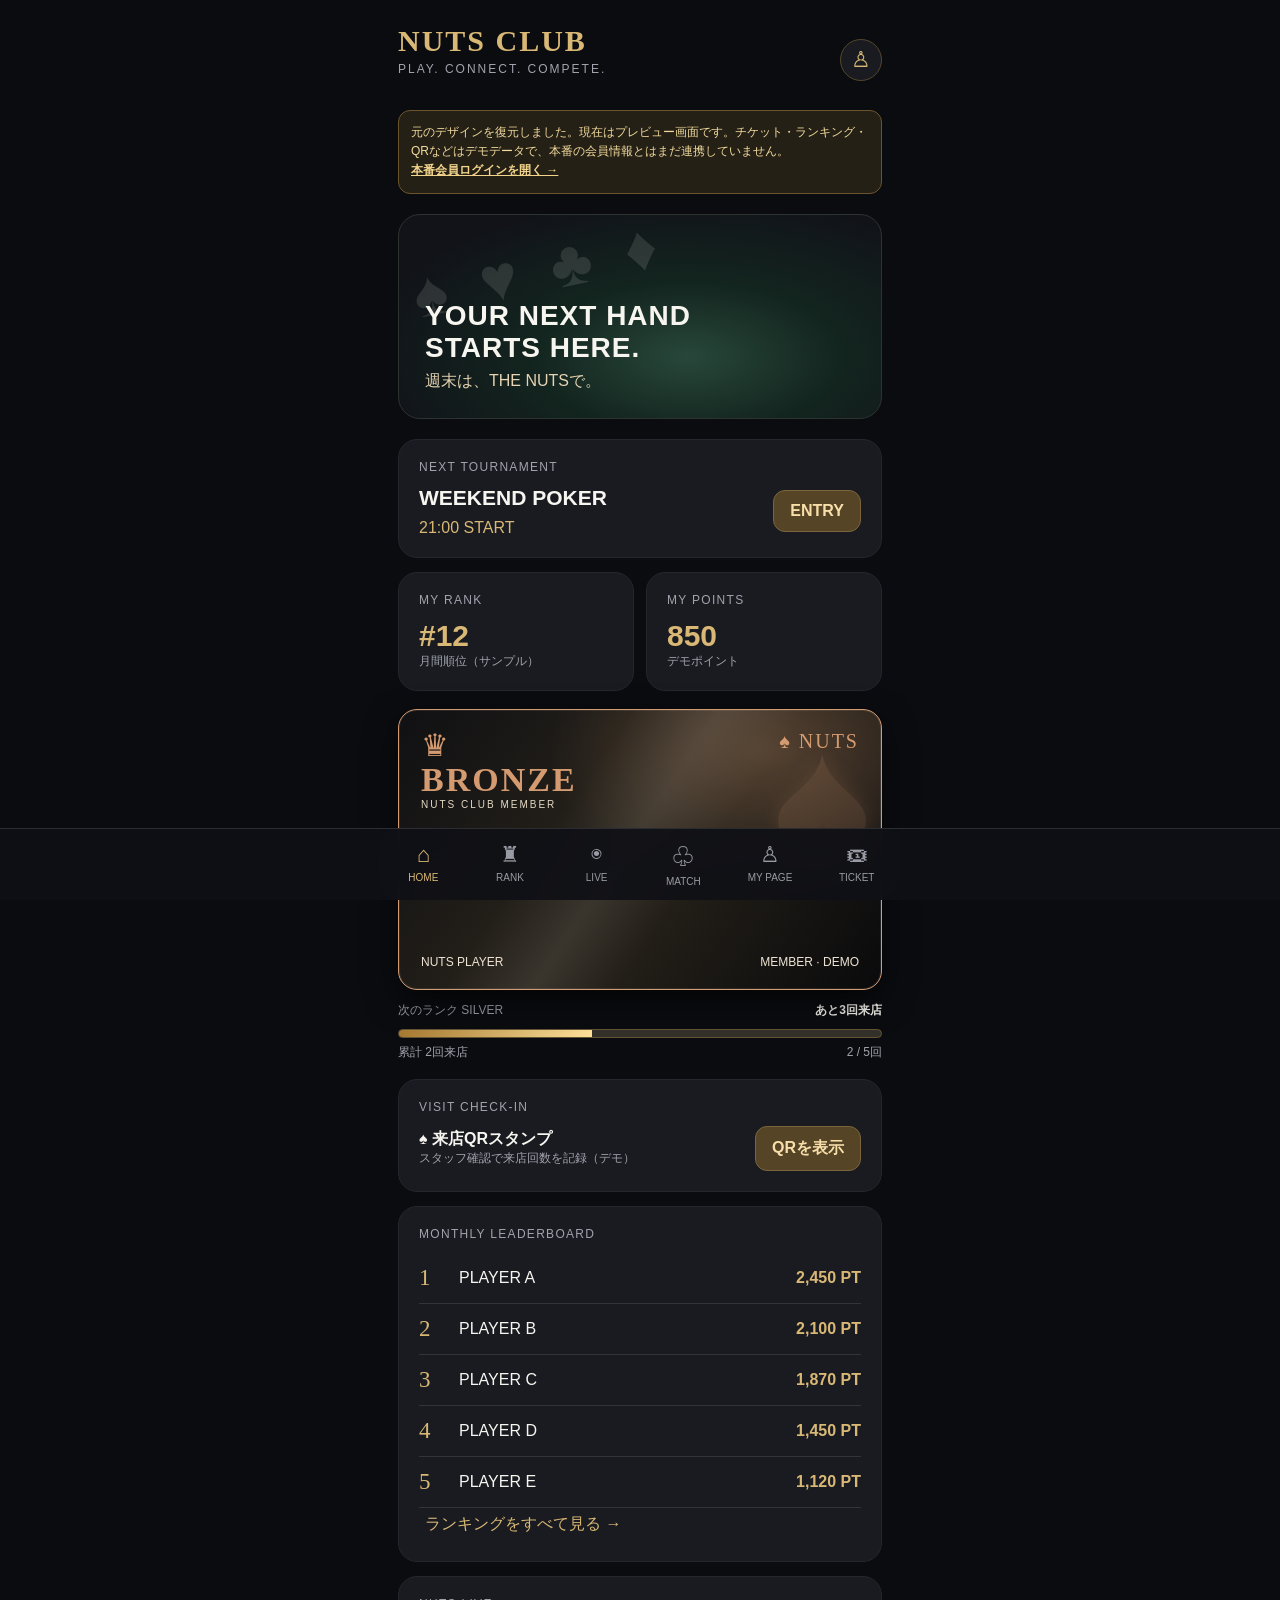
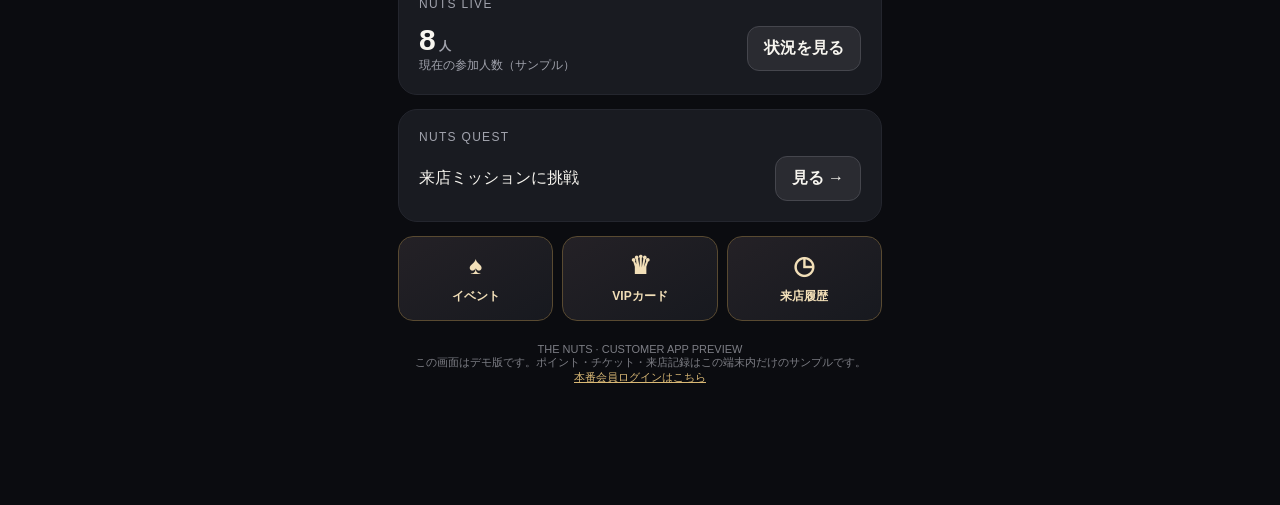
<file: preview.html>
<!doctype html><html lang="ja"><head><meta charset="utf-8"><meta name="viewport" content="width=device-width,initial-scale=1,viewport-fit=cover"><meta name="theme-color" content="#0b0c10"><title>NUTS CLUB</title><style>
:root{--bg:#0b0c10;--panel:#191b21;--panel2:#22252c;--gold:#d9b875;--text:#f7f5ef;--muted:#a1a3ad;--line:#33343b}*{box-sizing:border-box}body{margin:0;background:var(--bg);color:var(--text);font-family:-apple-system,BlinkMacSystemFont,"Hiragino Kaku Gothic ProN",Meiryo,sans-serif}button,input,select{font:inherit}button{cursor:pointer}.app{max-width:520px;margin:auto;min-height:100dvh;padding:24px 18px 100px}.brand{font-family:Georgia,serif;letter-spacing:2px;font-size:30px;color:var(--gold);font-weight:bold}.tag{font-size:12px;letter-spacing:2px;color:var(--muted);margin:4px 0 20px}.top{display:flex;align-items:center;justify-content:space-between}.avatar{background:var(--panel);border:1px solid #54462d;border-radius:50%;width:42px;height:42px;color:var(--gold);font-size:22px}.hero{border-radius:22px;min-height:205px;overflow:hidden;background:radial-gradient(ellipse at 60% 70%,#28473a 0%,#13251f 37%,#111319 80%);position:relative;border:1px solid #2d332f;padding:26px;display:flex;flex-direction:column;justify-content:end;margin:20px 0}.hero:before{content:'♠  ♥  ♣  ♦';font-size:64px;position:absolute;top:18px;left:12px;letter-spacing:8px;opacity:.12;transform:rotate(-12deg)}.hero h1{margin:0;font-size:28px;letter-spacing:1px}.hero p{margin:7px 0 0;color:#e6d4b2}.card{background:var(--panel);border-radius:19px;padding:20px;margin:14px 0;border:1px solid #24262e}.eyebrow{font-size:12px;letter-spacing:1.3px;color:var(--muted);margin-bottom:12px}.gold{color:var(--gold)}.row{display:flex;align-items:center;justify-content:space-between;gap:12px}.muted{color:var(--muted)}.small{font-size:12px}.big{font-size:30px;font-weight:700}.btn{background:#554426;border:1px solid #7c653c;color:#f8dfaa;border-radius:12px;padding:11px 16px;font-weight:700}.btn.secondary{background:#2a2b31;border-color:#45464d;color:var(--text)}.btn:disabled{opacity:.5}.two{display:grid;grid-template-columns:1fr 1fr;gap:12px}.two .card{margin:0}.section{font-size:19px;margin:27px 0 13px}.rank{display:flex;align-items:center;gap:13px;padding:12px 0;border-bottom:1px solid var(--line)}.rank:last-child{border:0}.rankno{font-size:23px;color:var(--gold);width:27px;font-family:Georgia,serif}.grow{flex:1}.bottom{position:fixed;bottom:0;left:0;right:0;background:#101116ed;border-top:1px solid #2c2d33;display:flex;justify-content:center;padding:9px max(8px,env(safe-area-inset-right)) calc(9px + env(safe-area-inset-bottom));backdrop-filter:blur(16px);z-index:5}.nav{width:min(520px,100%);display:grid;grid-template-columns:repeat(5,1fr)}.tab{border:0;background:transparent;color:#999ba4;font-size:10px;display:flex;align-items:center;flex-direction:column;gap:4px;padding:4px 0}.tab b{font-size:22px;font-weight:400}.tab.active{color:var(--gold)}.pill{font-size:11px;color:#d9b875;border:1px solid #67542d;border-radius:99px;padding:5px 9px}.item{border-bottom:1px solid var(--line);padding:13px 0}.item:last-child{border:0}.field{background:#111217;border:1px solid #44454b;color:white;border-radius:11px;padding:12px;width:100%;margin:8px 0}.questbar{height:7px;border-radius:9px;background:#3a3a40;overflow:hidden;margin-top:10px}.questbar>div{height:100%;background:var(--gold)}.notice{color:#b4a27f;font-size:12px;line-height:1.6}.hide{display:none}.toast{position:fixed;top:15px;left:50%;transform:translateX(-50%);background:#34302a;border:1px solid var(--gold);padding:12px 20px;border-radius:12px;z-index:9;max-width:90%;text-align:center}.h1{font-size:26px;margin:16px 0}.link{background:none;border:0;color:var(--gold);padding:6px}.chip{display:inline-block;padding:7px 10px;border-radius:9px;background:#2a2c32;color:#ddd;margin:4px 4px 4px 0;font-size:12px}footer{margin:20px 0;font-size:11px;color:#7d7e85;text-align:center}

/* Premium VIP membership cards */
.vip-card{--accent:#f2ca64;position:relative;isolation:isolate;overflow:hidden;aspect-ratio:1.72;border-radius:19px;border:1px solid var(--accent);background:radial-gradient(ellipse at 77% 15%,color-mix(in srgb,var(--accent) 28%,transparent),transparent 42%),linear-gradient(125deg,#101013 0%,#29241b 49%,#0a0a0c 100%);box-shadow:inset 0 0 0 1px #ffffff16,0 12px 32px #0009;padding:20px 22px;display:flex;flex-direction:column;justify-content:space-between;color:var(--accent);text-align:left;width:100%;transition:transform .2s ease}
.vip-card:active{transform:scale(.985)}.vip-card:before{content:'♠';position:absolute;font-size:185px;right:2%;top:0;line-height:1;opacity:.16;z-index:-1;text-shadow:0 0 20px var(--accent)}.vip-card:after{content:'';position:absolute;inset:-60%;background:linear-gradient(115deg,transparent 43%,#ffffff14 49%,transparent 55%);transform:rotate(9deg);pointer-events:none}.vip-card .vip-top,.vip-card .vip-foot{display:flex;justify-content:space-between;align-items:start;gap:12px}.vip-card .vip-crown{font-size:31px;line-height:1}.vip-card .vip-tier{font-family:Georgia,serif;font-size:clamp(23px,6vw,34px);letter-spacing:2px;font-weight:bold}.vip-card .vip-sub{font-size:10px;letter-spacing:2px;color:#e3d9c4}.vip-card .vip-foot{font-size:12px;color:#eee3d3;align-items:end}.vip-card .vip-logo{font-family:Georgia,serif;font-size:20px;letter-spacing:2px}.vip-card.bronze{--accent:#d49a70;background-color:#2b1710}.vip-card.silver{--accent:#dce2ea;background-color:#1b2129}.vip-card.gold{--accent:#f3c85c}.vip-card.platinum{--accent:#a8ddf4;background-color:#12222e}.vip-card.black-vip{--accent:#d7a6ff;background-color:#160e22}.vip-card.mini{min-height:125px;aspect-ratio:auto;padding:15px 17px;margin:10px 0}.vip-card.mini:before{font-size:125px}.vip-card.mini .vip-tier{font-size:23px}.vip-card.mini .vip-crown{font-size:23px}.vip-card.mini .vip-logo{font-size:15px}.vip-card.mini .vip-foot{font-size:11px}.vip-progress{margin:12px 0 18px}.vip-progress .questbar{height:9px;background:#34312b;border:1px solid #665534}.vip-progress .questbar>div{background:linear-gradient(90deg,#a77a31,#ffe29a)}.vip-section-title{font-size:19px;font-family:Georgia,serif;letter-spacing:1px;color:var(--gold);margin:24px 0 12px}.vip-tiers{display:grid;gap:6px}.vip-current{outline:2px solid #e5c477;outline-offset:3px}.vip-detail{background:linear-gradient(135deg,#201b13,#121318);border:1px solid #5d4c2d;border-radius:16px;padding:17px;margin:14px 0}.vip-detail .item{line-height:1.6}.vip-back{background:transparent;border:0;color:var(--gold);padding:8px 0;font-size:15px}.vip-card-button{padding:0;border:0;background:none;width:100%;display:block;text-align:inherit}

/* QR check-in demo */
.checkin-card{border:1px solid #9d7b3c;background:linear-gradient(140deg,#272117,#0e1015);border-radius:20px;padding:22px;text-align:center;margin:18px 0}.qr-frame{background:#fff;border-radius:16px;padding:12px;display:inline-block;margin:16px auto}.qr-frame img{width:190px;height:190px;display:block;image-rendering:pixelated}.checkin-id{font-family:monospace;letter-spacing:2px;color:#d9b875;font-size:13px}.checkin-step{padding:10px 0;border-bottom:1px solid #403b31;text-align:left}.checkin-ok{color:#8fe0b2}.checkin-warning{color:#e2c890;font-size:12px;line-height:1.7}

/* Customer app completion pass */
.quick-actions{display:grid;grid-template-columns:repeat(3,1fr);gap:9px;margin:12px 0 22px}.quick-actions button{background:linear-gradient(150deg,#242126,#17191f);border:1px solid #594a31;border-radius:15px;color:#f2dfb8;min-height:85px;padding:12px 6px;font-weight:700;font-size:12px}.quick-actions button span{display:block;font-size:25px;margin-bottom:8px}.event-row{border:1px solid #3b362c;border-radius:14px;padding:15px;margin:12px 0;background:linear-gradient(135deg,#222027,#16171b)}.event-label{display:inline-block;color:#d9b875;font-size:11px;letter-spacing:1.5px;margin-bottom:7px}.event-row h3{margin:4px 0 7px;font-size:19px}.event-row p{color:#bcb8b2;font-size:12px;line-height:1.6}.event-row .row{margin-top:12px}.demo-banner{background:#242016;border:1px solid #6b542c;border-radius:12px;color:#f3db9d;padding:12px;font-size:12px;line-height:1.6;margin:12px 0}.history-entry{border-left:2px solid #d9b875;padding:4px 0 15px 14px;margin-left:8px;font-size:13px}.history-entry strong{display:block;margin-bottom:4px}.history-entry small{color:#a9a5a0}.section-heading{display:flex;justify-content:space-between;align-items:center;gap:10px}.section-heading button{font-size:12px}.btn:focus-visible,.tab:focus-visible,.quick-actions button:focus-visible{outline:2px solid #ffe6a0;outline-offset:3px}@media(prefers-reduced-motion:reduce){*{animation:none!important;transition:none!important}}
.live-banner{background:linear-gradient(125deg,#29231b,#12151b 70%);border:1px solid #80653b;border-radius:22px;padding:22px;margin:15px 0;position:relative;overflow:hidden}.live-banner:after{content:'♠';position:absolute;right:8px;top:-22px;font-size:170px;color:#d9b875;opacity:.08;pointer-events:none}.live-badge{display:inline-flex;align-items:center;gap:7px;border:1px solid #876b3e;border-radius:99px;color:#eacb86;font-size:11px;letter-spacing:1px;padding:7px 12px}.live-dot{width:8px;height:8px;background:#e2ba68;border-radius:50%;box-shadow:0 0 10px #d9b875}.live-metrics{display:grid;grid-template-columns:1fr 1fr;gap:11px;margin:17px 0}.live-metric{background:#17191f;border:1px solid #40382c;border-radius:16px;padding:17px}.live-metric strong{display:block;color:#efcd83;font-size:32px;margin:5px 0}.live-metric small{color:#aba7a0}.live-status{display:flex;align-items:center;justify-content:space-between;padding:16px 0;border-bottom:1px solid #35332f;gap:12px}.live-status:last-child{border:0}.live-status b{color:#e7c57f;font-size:13px}.live-actions{display:grid;grid-template-columns:1fr 1fr;gap:10px;margin:16px 0}.live-actions button{min-height:54px}.live-steps{display:grid;gap:10px;margin-top:12px}.live-step{display:flex;gap:12px;align-items:start;color:#d6d1c7;font-size:13px;line-height:1.6}.live-step span{background:#332b1d;color:#f4d895;padding:4px 9px;border-radius:50%;font-weight:bold}.live-note{background:#242018;border:1px solid #6d5530;border-radius:12px;padding:12px;color:#f0d6a3;font-size:12px;line-height:1.7}.live-fine{color:#a7a5a1;font-size:12px;line-height:1.7;margin-top:12px}.plan-days{display:grid;grid-template-columns:repeat(2,minmax(0,1fr));gap:9px}.plan-day{background:#171717;border:1px solid #474039;color:#eee;padding:13px 5px;border-radius:11px;cursor:pointer}.plan-day.chosen{border-color:#d9b66d;background:#352b19;color:#ffe0a1}.plan-options{display:flex;flex-wrap:wrap;gap:8px}.plan-options .btn{flex:1;min-width:105px}
/* NUTS RANKING — podium redesign */
.rank-switch{display:grid;grid-template-columns:repeat(3,1fr);gap:7px;margin:20px 0 10px}.rank-switch button{background:#202127;border:1px solid #38343a;color:#aaa5a0;padding:12px 5px;border-radius:12px;font-weight:700;font-size:12px}.rank-switch button.active{background:linear-gradient(135deg,#5d4728,#302719);border-color:#d5ac64;color:#f8dca2;box-shadow:0 0 14px #d5ac6420}.podium{display:grid;grid-template-columns:repeat(3,minmax(0,1fr));gap:8px;align-items:end;margin:26px 0 16px}.podium-col{text-align:center;min-width:0}.podium-avatar{height:56px;width:56px;display:grid;place-items:center;margin:0 auto 8px;border-radius:50%;background:radial-gradient(circle at 30% 20%,#3d3530,#14161a);border:2px solid var(--metal);color:var(--metal);font-size:25px;box-shadow:0 0 18px color-mix(in srgb,var(--metal) 24%,transparent)}.podium-crown{font-size:24px;color:var(--metal);height:29px}.podium-name{font-weight:800;font-size:13px;overflow:hidden;text-overflow:ellipsis;white-space:nowrap}.podium-pts{font-size:12px;color:#e6cf9c;margin:5px 0 10px}.podium-step{height:var(--height);display:flex;flex-direction:column;justify-content:center;gap:5px;border-radius:13px 13px 5px 5px;border:1px solid var(--metal);background:linear-gradient(160deg,color-mix(in srgb,var(--metal) 19%,#17171c),#15161b 72%);box-shadow:inset 0 1px 14px color-mix(in srgb,var(--metal) 10%,transparent)}.podium-step strong{font-size:29px;color:var(--metal);font-family:Georgia,serif}.podium-step span{font-size:10px;color:#c7c0b6;letter-spacing:1px}.ranking-row{display:flex;align-items:center;gap:13px;padding:13px 0;border-bottom:1px solid #343036}.ranking-row:last-child{border-bottom:0}.ranking-row .place{font:700 22px Georgia,serif;color:#d9b875;width:29px}.ranking-row .name{flex:1;font-weight:700}.ranking-row .pts{color:#f0cb83;font-weight:800}.ranking-head{border:1px solid #4b3d28;background:radial-gradient(circle at 100% 0%,#40301c,#17171b 62%);padding:21px;border-radius:19px;margin:17px 0}.ranking-head h1{font:700 27px Georgia,serif;color:#f3d48c;margin:7px 0}.ranking-note{font-size:12px;color:#aaa4a0;line-height:1.7}
</style></head><body><main class="app"><header class="top"><div><div class="brand">NUTS CLUB</div><div class="tag">PLAY. CONNECT. COMPETE.</div></div><button class="avatar" onclick="go('player')" aria-label="マイページ">♙</button></header><div class="demo-banner" style="margin:14px 0">元のデザインを復元しました。現在はプレビュー画面です。チケット・ランキング・QRなどはデモデータで、本番の会員情報とはまだ連携していません。<br><a href="member.html" style="color:#f3d48c;font-weight:bold">本番会員ログインを開く →</a></div><div id="view"></div><footer>THE NUTS · CUSTOMER APP PREVIEW<br>この画面はデモ版です。ポイント・チケット・来店記録はこの端末内だけのサンプルです。<br><a href="member.html" style="color:#d9b875">本番会員ログインはこちら</a></footer></main><nav class="bottom"><div class="nav" id="nav"></div></nav><script>
const KEY='nutsclub_demo_v1';let state;try{state=JSON.parse(localStorage.getItem(KEY))||{}}catch(e){state={}};state={name:'NUTS PLAYER',points:850,visits:2,joined:false,attending:[],posts:[],claimed:[],bookings:[],visitHistory:[],...state};if(!Array.isArray(state.bookings))state.bookings=[];if(!Array.isArray(state.visitHistory))state.visitHistory=[];if(!Number.isInteger(state.demoMemberIndex))state.demoMemberIndex=Math.floor(Math.random()*20);let page='home';let live={players:8,tables:1,darts:'空きあり',mahjong:'利用可能',tournament:'WEEKEND POKER',time:'21:00'};const demoQRs=["[data-uri]","[data-uri]","[data-uri]","[data-uri]","[data-uri]","[data-uri]","[data-uri]","[data-uri]","[data-uri]","[data-uri]","[data-uri]","[data-uri]","[data-uri]","[data-uri]","[data-uri]","[data-uri]","[data-uri]","[data-uri]","[data-uri]","[data-uri]"];const ranks=[['PLAYER A',2450],['PLAYER B',2100],['PLAYER C',1870],['PLAYER D',1450],['PLAYER E',1120]];const $=s=>document.querySelector(s);const save=()=>localStorage.setItem(KEY,JSON.stringify(state));const esc=s=>String(s).replace(/[&<>"']/g,c=>({'&':'&amp;','<':'&lt;','>':'&gt;','"':'&quot;',"'":'&#39;'}[c]));function notify(t){let d=document.createElement('div');d.className='toast';d.textContent=t;document.body.appendChild(d);setTimeout(()=>d.remove(),2200)}function go(p){page=p;render();window.scrollTo({top:0,behavior:'smooth'})}function card(t,b){return `<section class="card"><div class="eyebrow">${t}</div>${b}</section>`}function rankList(){return ranks.map((r,i)=>`<div class="rank"><span class="rankno">${i+1}</span><div class="grow">${r[0]}</div><strong class="gold">${r[1].toLocaleString()} PT</strong></div>`).join('')}const tiers=[{name:'BRONZE',min:0,color:'#cd9568',icon:'◆'},{name:'SILVER',min:5,color:'#c4cdd9',icon:'◆'},{name:'GOLD',min:15,color:'#f2ca64',icon:'♛'},{name:'PLATINUM',min:30,color:'#c5e5f3',icon:'♛'},{name:'BLACK VIP',min:50,color:'#c6a1ff',icon:'♛'}];function memberTier(){return [...tiers].reverse().find(t=>state.visits>=t.min)||tiers[0]}function tierClass(t){return t.name.toLowerCase().replace(' ','-')}function vipPlastic(t,mini=false){return `<div class="vip-card ${tierClass(t)} ${mini?'mini':''}"><div class="vip-top"><div><div class="vip-crown">♛</div><div class="vip-tier">${t.name}</div><div class="vip-sub">NUTS CLUB MEMBER</div></div><div class="vip-logo">♠ NUTS</div></div><div class="vip-foot"><span>${esc(state.name)}</span><span>MEMBER · DEMO</span></div></div>`}function memberCard(){let t=memberTier(),i=tiers.indexOf(t),n=tiers[i+1],pct=n?Math.min(100,Math.round(state.visits/n.min*100)):100;return `<section style="margin:18px 0"><button class="vip-card-button" onclick="go('vip')" aria-label="会員カードを開く">${vipPlastic(t)}</button><div class="vip-progress"><div class="row small"><span class="muted">${n?'次のランク '+n.name:'最高ランク達成'}</span><strong>${n?'あと'+(n.min-state.visits)+'回来店':'VIP MAX'}</strong></div><div class="questbar"><div style="width:${pct}%"></div></div><div class="row small muted" style="margin-top:6px"><span>累計 ${state.visits}回来店</span><span>${n?state.visits+' / '+n.min:'50 / 50'}回</span></div></div></section>`}function home(){return `<div class="hero"><h1>YOUR NEXT HAND<br>STARTS HERE.</h1><p>週末は、THE NUTSで。</p></div>${card('NEXT TOURNAMENT',`<div class="row"><div><strong style="font-size:21px">${live.tournament}</strong><div class="gold" style="margin-top:9px">${live.time} START</div></div><button class="btn" onclick="join()">${state.joined?'予約済み':'ENTRY'}</button></div>`)}<div class="two"><div class="card"><div class="eyebrow">MY RANK</div><div class="big gold">#12</div><div class="muted small">月間順位（サンプル）</div></div><div class="card"><div class="eyebrow">MY POINTS</div><div class="big gold">${state.points}</div><div class="muted small">デモポイント</div></div></div>${memberCard()}${card('VISIT CHECK-IN',`<div class="row"><div><strong>♠ 来店QRスタンプ</strong><div class="muted small">スタッフ確認で来店回数を記録（デモ）</div></div><button class="btn" onclick="go('checkin')">QRを表示</button></div>`)}${card('MONTHLY LEADERBOARD',rankList()+`<button class="link" onclick="go('rank')">ランキングをすべて見る →</button>`)}${card('NUTS LIVE',`<div class="row"><div><div class="big">${live.players}<span class="small muted"> 人</span></div><div class="muted small">現在の参加人数（サンプル）</div></div><button class="btn secondary" onclick="go('live')">状況を見る</button></div>`)}${card('NUTS QUEST',`<div class="row"><span>来店ミッションに挑戦</span><button class="btn secondary" onclick="go('quest')">見る →</button></div>`)}<div class="quick-actions"><button onclick="go('events')"><span>♠</span>イベント</button><button onclick="go('vip')"><span>♛</span>VIPカード</button><button onclick="go('history')"><span>◷</span>来店履歴</button></div>`}
let rankPeriod='monthly';const rankData={monthly:{title:'MONTHLY RANKING',sub:'今月の活動ポイント',rows:[['ATOM',1250],['TAKU',820],['RYO',640],['KEN',580],['YUTA',420],['SORA',360],['REN',280]]},yearly:{title:'YEARLY RANKING',sub:'年間の活動ポイント',rows:[['TAKU',9200],['ATOM',8700],['RYO',7450],['YUTA',6300],['KEN',5900],['REN',4700],['SORA',3500]]},visits:{title:'VISIT RANKING',sub:'累計来店回数',rows:[['RYO',82],['ATOM',67],['TAKU',54],['KEN',48],['SORA',37],['YUTA',31],['REN',22]]}};function chooseRank(k){rankPeriod=k;render()}function rank(){const d=rankData[rankPeriod],unit=rankPeriod==='visits'?'回':'PT',colors=['#d6dce4','#f4c969','#bf9073'];let order=[1,0,2];let podium=order.map((ix)=>{let [name,num]=d.rows[ix];return `<div class="podium-col" style="--metal:${colors[ix]};--height:${ix===0?136:ix===1?110:93}px"><div class="podium-crown">${ix===0?'♛':'♠'}</div><div class="podium-avatar">${ix===0?'♛':'♠'}</div><div class="podium-name">${esc(name)}</div><div class="podium-pts">${num.toLocaleString()} ${unit}</div><div class="podium-step"><strong>${ix+1}</strong><span>${ix===0?'CHAMPION':ix===1?'RUNNER UP':'THIRD'}</span></div></div>`}).join('');let others=d.rows.slice(3).map(([name,num],i)=>`<div class="ranking-row"><span class="place">${i+4}</span><span class="name">${esc(name)}</span><span class="pts">${num.toLocaleString()} ${unit}</span></div>`).join('');return `<div class="ranking-head"><div class="eyebrow" style="color:#c8a766">♠ NUTS CLUB / HALL OF FAME</div><h1>🏆 ${d.title}</h1><div class="muted small">${d.sub} · TOP PLAYERS</div></div><div class="rank-switch"><button class="${rankPeriod==='monthly'?'active':''}" onclick="chooseRank('monthly')">月間</button><button class="${rankPeriod==='yearly'?'active':''}" onclick="chooseRank('yearly')">年間</button><button class="${rankPeriod==='visits'?'active':''}" onclick="chooseRank('visits')">来店回数</button></div><div class="podium">${podium}</div>${card('RANKING 04–07',others)}${card('MY STATUS',`<div class="row"><div><div class="big gold">${state.points.toLocaleString()} PT</div><div class="muted small">自分のデモポイント</div></div><div><div class="big gold">${state.visits} 回</div><div class="muted small">累計来店（デモ）</div></div></div>`)}<p class="ranking-note">※順位・名前・数値はすべて画面確認用のサンプルです。実際のランキング共有は未実装です。ポイントは現金・チップ等と交換できません。今後は来店・イベント参加などの活動を基準にします。</p>`}
function liveView(){return `<h1 class="h1">◉ NUTS LIVE</h1><p class="muted">今夜のナッツを、来店前にチェック。</p><div class="live-banner"><span class="live-badge"><i class="live-dot"></i> NUTS FLOOR STATUS</span><h2 style="font-family:Georgia,serif;letter-spacing:1.2px;font-size:28px;margin:18px 0 6px">THE NIGHT IS YOURS.</h2><p class="muted small" style="margin:0">ポーカー・ダーツ・麻雀を楽しもう</p></div><div class="live-note">現在はデモ画面です。以下の人数・卓数・空き状況はサンプルで、実際の店舗情報ではありません。</div><div class="live-metrics"><div class="live-metric"><small>♠ POKER PLAYERS</small><strong>${live.players}<span style="font-size:14px"> 人</span></strong><small>表示例・未連携</small></div><div class="live-metric"><small>♣ ACTIVE TABLES</small><strong>${live.tables}<span style="font-size:14px"> / 3 卓</span></strong><small>表示例・未連携</small></div></div>${card('FLOOR GUIDE · サンプル',`<div class="live-status"><span>♠ ポーカー</span><b>${live.tables}卓稼働（例）</b></div><div class="live-status"><span>🎯 ダーツ</span><b>${live.darts}（例）</b></div><div class="live-status"><span>🀄 麻雀</span><b>${live.mahjong}（例）</b></div>`)}${card('NEXT TOURNAMENT · 予定例',`<div class="row"><div><strong style="font-size:18px">${live.tournament}</strong><div class="gold" style="margin-top:8px">${live.time} START</div></div><span class="pill">DEMO</span></div><p class="live-fine">日時・開催状況は店頭でご確認ください。ここからの操作は実際の予約になりません。</p><button class="btn" onclick="go('events')">イベント一覧を見る →</button>`)}${card('WEEKEND SPECIAL',`<strong style="font-size:20px;color:var(--gold)">🐍 HABU NIGHT</strong><p class="muted small">週末限定イベントを企画中</p><p class="live-fine">ポーカーの特別ルールを楽しむ企画。飲酒は任意で、ノンアル演出にも対応する予定です。</p>`)}${card('HOW TO USE NUTS LIVE',`<div class="live-steps"><div class="live-step"><span>1</span><div>今夜の卓数やイベント情報をチェック</div></div><div class="live-step"><span>2</span><div>気になるイベントを保存</div></div><div class="live-step"><span>3</span><div>店舗で実際の開催状況を確認して来店</div></div></div>`)}<p class="notice">本番版では、店舗側の更新とデータベース連携により、実際の人数・卓数を表示する予定です。</p>`}function join(){state.joined=!state.joined;save();notify(state.joined?'デモ予約を登録しました':'デモ予約を取り消しました');render()}
const quests=[{id:'visit3',title:'来店3回を達成',desc:'来店スタンプを3つ集めよう',need:3,pt:100},{id:'visit5',title:'来店5回を達成',desc:'常連プレイヤーへの第一歩',need:5,pt:200}];function quest(){return `<h1 class="h1">✨ NUTS QUEST</h1><p class="muted">遊ぶほど、思い出と称号が増える。</p>${card('VISIT STAMPS',`<div class="row"><div><div class="big gold">${state.visits} <span class="small muted">VISITS</span></div><p class="small muted">デモ用の来店記録</p></div><button class="btn secondary" onclick="go('checkin')">来店QRを表示</button></div>`)}${quests.map(q=>card('MISSION',`<div class="row"><strong>${q.title}</strong><span class="pill">+${q.pt} PT</span></div><p class="muted small">${q.desc}</p><div class="questbar"><div style="width:${Math.min(100,state.visits/q.need*100)}%"></div></div><p class="small muted">${Math.min(q.need,state.visits)} / ${q.need}</p><button class="btn" ${state.visits<q.need||state.claimed.includes(q.id)?'disabled':''} onclick="claim('${q.id}')">${state.claimed.includes(q.id)?'受け取り済み':'ポイントを受け取る'}</button>`)).join('')}<p class="notice">※来店記録・ポイントはデモです。本番ではスタッフによる来店確認を導入します。</p>`}function demoVisit(){const today=new Date().toLocaleDateString('sv-SE');if(state.lastDemoVisit===today)return notify('今日はすでにスタンプを記録済みです');if(!confirm('【デモ用】スタッフが来店を確認しましたか？\n※実際の店舗では使えないテスト機能です。'))return;state.visits++;state.lastDemoVisit=today;state.visitHistory.push(today);save();notify('デモ来店スタンプを記録しました');render()}function claim(id){let q=quests.find(x=>x.id===id);if(!q||state.visits<q.need||state.claimed.includes(id))return;state.points+=q.pt;state.claimed.push(id);save();notify('ポイントを獲得しました！');render()}
function match(){return `<h1 class="h1">♠ NUTS MATCH</h1><p class="muted">一緒に遊ぶ仲間を見つけよう。</p>${card('仲間を募集する',`<label class="small muted">募集するゲーム</label><select class="field" id="game"><option>ポーカー</option><option>麻雀</option><option>ダーツ</option></select><label class="small muted">メッセージ</label><input class="field" id="msg" maxlength="70" placeholder="例：今夜21時から一緒に遊べる人！"><button class="btn" onclick="post()">募集を投稿</button>`)}${card('みんなの募集',state.posts.length?state.posts.slice().reverse().map((p,i)=>`<div class="item"><span class="pill">${esc(p.game)}</span><div style="margin:9px 0">${esc(p.msg)}</div><div class="row"><span class="muted small">${esc(p.name)} · デモ投稿</span><button class="link" onclick="reply()">参加したい</button></div></div>`).join(''):'<p class="muted">まだ募集はありません。最初の募集を投稿してみよう！</p>')}<p class="notice">※投稿はこの端末内だけに保存されます。他のユーザーには公開されません。</p>`}function post(){let msg=$('#msg').value.trim();if(!msg)return notify('メッセージを入力してね');state.posts.push({game:$('#game').value,msg,name:state.name});save();notify('デモ募集を投稿しました');render()}function reply(){notify('参加連絡は本番版で使えるようにする予定です')}
let selectedTier=null;function selectTier(i){selectedTier=i;go('vip')}function vip(){let t=memberTier(),selected=selectedTier===null?t:tiers[selectedTier];let benefits=['会員登録・来店スタンプ開始','会員限定のお知らせ（予定）','誕生日特典・イベント先行案内（予定）','限定グッズ・特別イベント案内（予定）','BLACK VIP限定の特別招待（予定）'];return `<h1 class="h1" style="color:var(--gold);font-family:Georgia,serif;text-align:center">♛ NUTS VIP</h1><p class="muted" style="text-align:center">来店するほど、会員カードが進化する。</p>${memberCard()}<button class="btn" style="width:100%;margin-bottom:15px" onclick="go('checkin')">▦ 来店QR会員証を表示</button><div class="vip-section-title">MEMBERSHIP CARDS</div><p class="small muted">カードをタップするとランク詳細が見られるよ。</p><div class="vip-tiers">${tiers.map((x,i)=>`<button class="vip-card-button" onclick="selectTier(${i})" aria-label="${x.name}の詳細">${vipPlastic(x,true)}<div class="row small" style="padding:0 4px 10px"><span class="muted">${x.min===0?'会員登録':`累計${x.min}回来店`}</span><span style="color:${x.color}">${state.visits>=x.min?'✓ 達成':`あと${x.min-state.visits}回`}</span></div></button>`).join('')}</div><div class="vip-section-title">RANK DETAILS</div><div class="vip-detail"><div class="row"><strong style="font-size:21px;color:${selected.color}">${selected.name}</strong><span class="pill">${selected.min===0?'登録時':selected.min+'回来店'}</span></div><div class="item">♛ ${benefits[tiers.indexOf(selected)]}</div><p class="notice">特典は企画中の案で、現在は提供していません。</p></div><p class="notice">※デモ版。来店回数・ランクは端末内のみ保存されます。勝敗・チップ購入額によってランクは変わりません。</p>`}function checkin(){const today=new Date().toLocaleDateString('sv-SE'),done=state.lastDemoVisit===today;return `<h1 class="h1" style="text-align:center;color:var(--gold)">♠ VISIT CHECK-IN</h1><p class="muted" style="text-align:center">来店スタンプ · QR会員証</p><div class="checkin-card"><div class="eyebrow">NUTS CLUB MEMBER</div><strong style="font-size:22px">${esc(state.name)}</strong><div class="small gold" style="margin-top:8px">${memberTier().name} MEMBER</div><div class="qr-frame"><img alt="デモ会員QRコード" src="${demoQRs[state.demoMemberIndex]}"></div><div class="checkin-id">DEMO-${String(state.demoMemberIndex+1).padStart(4,'0')}</div><p class="muted small">来店時にスタッフにこの画面を見せよう</p><div class="row" style="margin-top:18px"><span>累計来店</span><strong class="gold">${state.visits} 回</strong></div></div>${card('来店確認の流れ',`<div class="checkin-step">① お客さんがQR会員証を表示</div><div class="checkin-step">② スタッフが会員証と来店を確認</div><div class="checkin-step">③ スタッフがスタンプを付与</div><p class="checkin-warning">※現在は端末内だけのデモです。QRを読み取るスタッフ用アプリ・本人認証・不正防止・店舗データ連携は未実装です。</p><button class="btn" style="width:100%" onclick="demoVisit()" ${done?'disabled':''}>${done?'✓ 本日のデモスタンプ記録済み':'スタッフ確認済みとしてデモスタンプを付与'}</button><p class="notice">このボタンは操作確認専用です。本番ではスタッフだけが操作できる管理画面に置きます。</p>`)}<button class="btn secondary" onclick="go('vip')">VIPカードに戻る →</button>`}

const events=[{id:'weekend',title:'WEEKEND POKER',when:'週末 21:00',tag:'POKER',desc:'通常トーナメント。開催日時・料金は店頭でご確認ください。'},{id:'habu',title:'HABU NIGHT',when:'週末開催を検討中',tag:'SPECIAL',desc:'フォールドしても最後まで楽しめる特別ルール。敗者演出はノンアル対応。企画段階です。'},{id:'beginner',title:'BEGINNER SESSION',when:'日程調整中',tag:'BEGINNER',desc:'初めての方も楽しめる体験企画。開催は未確定です。'}];
function eventView(){return `<h1 class="h1">♠ NUTS EVENTS</h1><p class="muted">週末の楽しみを見つけよう。</p><div class="demo-banner">これは体験版の予定リストです。参加登録はこの端末にだけ保存され、お店への予約・連絡にはなりません。</div>${events.map(e=>`<div class="event-row"><span class="event-label">${e.tag} · DEMO</span><h3>${e.title}</h3><div class="gold small">◷ ${e.when}</div><p>${e.desc}</p><div class="row"><span class="muted small">${state.bookings.includes(e.id)?'✓ 興味ありに登録済み':'気になるイベントを保存'}</span><button class="btn ${state.bookings.includes(e.id)?'secondary':''}" onclick="toggleEvent('${e.id}')">${state.bookings.includes(e.id)?'解除':'興味あり ♡'}</button></div></div>`).join('')}${card('保存したイベント',state.bookings.length?state.bookings.map(id=>`<div class="item">♠ ${events.find(e=>e.id===id)?.title||'EVENT'}</div>`).join(''):'<p class="muted small">まだ保存したイベントはありません。</p>')}</div>`}
function toggleEvent(id){if(!events.some(e=>e.id===id))return;state.bookings=state.bookings.includes(id)?state.bookings.filter(x=>x!==id):[...state.bookings,id];save();notify('この端末に保存しました（予約ではありません）');render()}
function historyView(){let entries=state.visitHistory.slice().reverse();return `<h1 class="h1">◷ VISIT HISTORY</h1><p class="muted">あなたのNUTS CLUBでの思い出</p>${memberCard()}${card('来店記録',`<div class="row"><span>累計来店回数（デモ）</span><strong class="gold">${state.visits} 回</strong></div><p class="notice">現在の累計には初期サンプル値が含まれます。</p>${entries.length?entries.map(d=>`<div class="history-entry"><strong>♠ 来店スタンプ</strong><small>${esc(d)} · この端末で記録</small></div>`).join(''):'<p class="muted small">この端末で追加した来店履歴はまだありません。</p>'}`)}<button class="btn secondary" onclick="go('checkin')">QR会員証を表示 →</button>`}

function player(){return `<h1 class="h1">♙ NUTS PLAYER</h1>${card('MY PROFILE',`<label class="small muted">表示名</label><input class="field" id="username" maxlength="20" value="${esc(state.name)}"><button class="btn" onclick="rename()">名前を保存</button><div class="item row"><span>会員ランク</span><span class="gold">${memberTier().name}</span></div><div class="item row"><span>月間順位（サンプル）</span><span class="gold">#12</span></div><div class="item row"><span>ポイント</span><span class="gold">${state.points} PT</span></div><div class="item row"><span>来店回数（デモ）</span><span>${state.visits}回</span></div>`)}${card('MY MENU',`<button class="btn secondary" onclick="go('vip')">NUTS VIPを見る →</button> <button class="btn secondary" onclick="go('quest')">クエストを見る →</button> <button class="btn secondary" onclick="go('checkin')">来店QR会員証 →</button>`)}${card('MY ACTIVITY',`<div class="item row"><span>気になるイベント</span><strong class="gold">${state.bookings.length} 件</strong></div><button class="btn secondary" onclick="go('events')">イベントを見る →</button> <button class="btn secondary" onclick="go('history')">来店履歴を見る →</button>`)}${card('デモ設定',`<p class="notice">試作データを初期化します。店舗のデータには影響しません。</p><button class="btn secondary" onclick="resetDemo()">デモデータを初期化</button>`)}`}
function rename(){let n=$('#username').value.trim();if(!n)return notify('名前を入力してね');state.name=n;save();notify('名前を保存しました');render()}function resetDemo(){if(!confirm('この端末のデモデータを初期化しますか？'))return;localStorage.removeItem(KEY);location.reload()}
const tabs=[['home','⌂','HOME'],['rank','♜','RANK'],['live','◉','LIVE'],['match','♧','MATCH'],['player','♙','MY PAGE']];function render(){let pages={home,rank,live:liveView,quest,match,vip,player,checkin,events:eventView,history:historyView};$('#view').innerHTML=pages[page]();$('#nav').innerHTML=tabs.map(([id,ic,name])=>`<button class="tab ${page===id?'active':''}" onclick="go('${id}')"><b>${ic}</b><span>${name}</span></button>`).join('')}render();
</script><script src="/bridge.js"></script></body></html>
</file>
